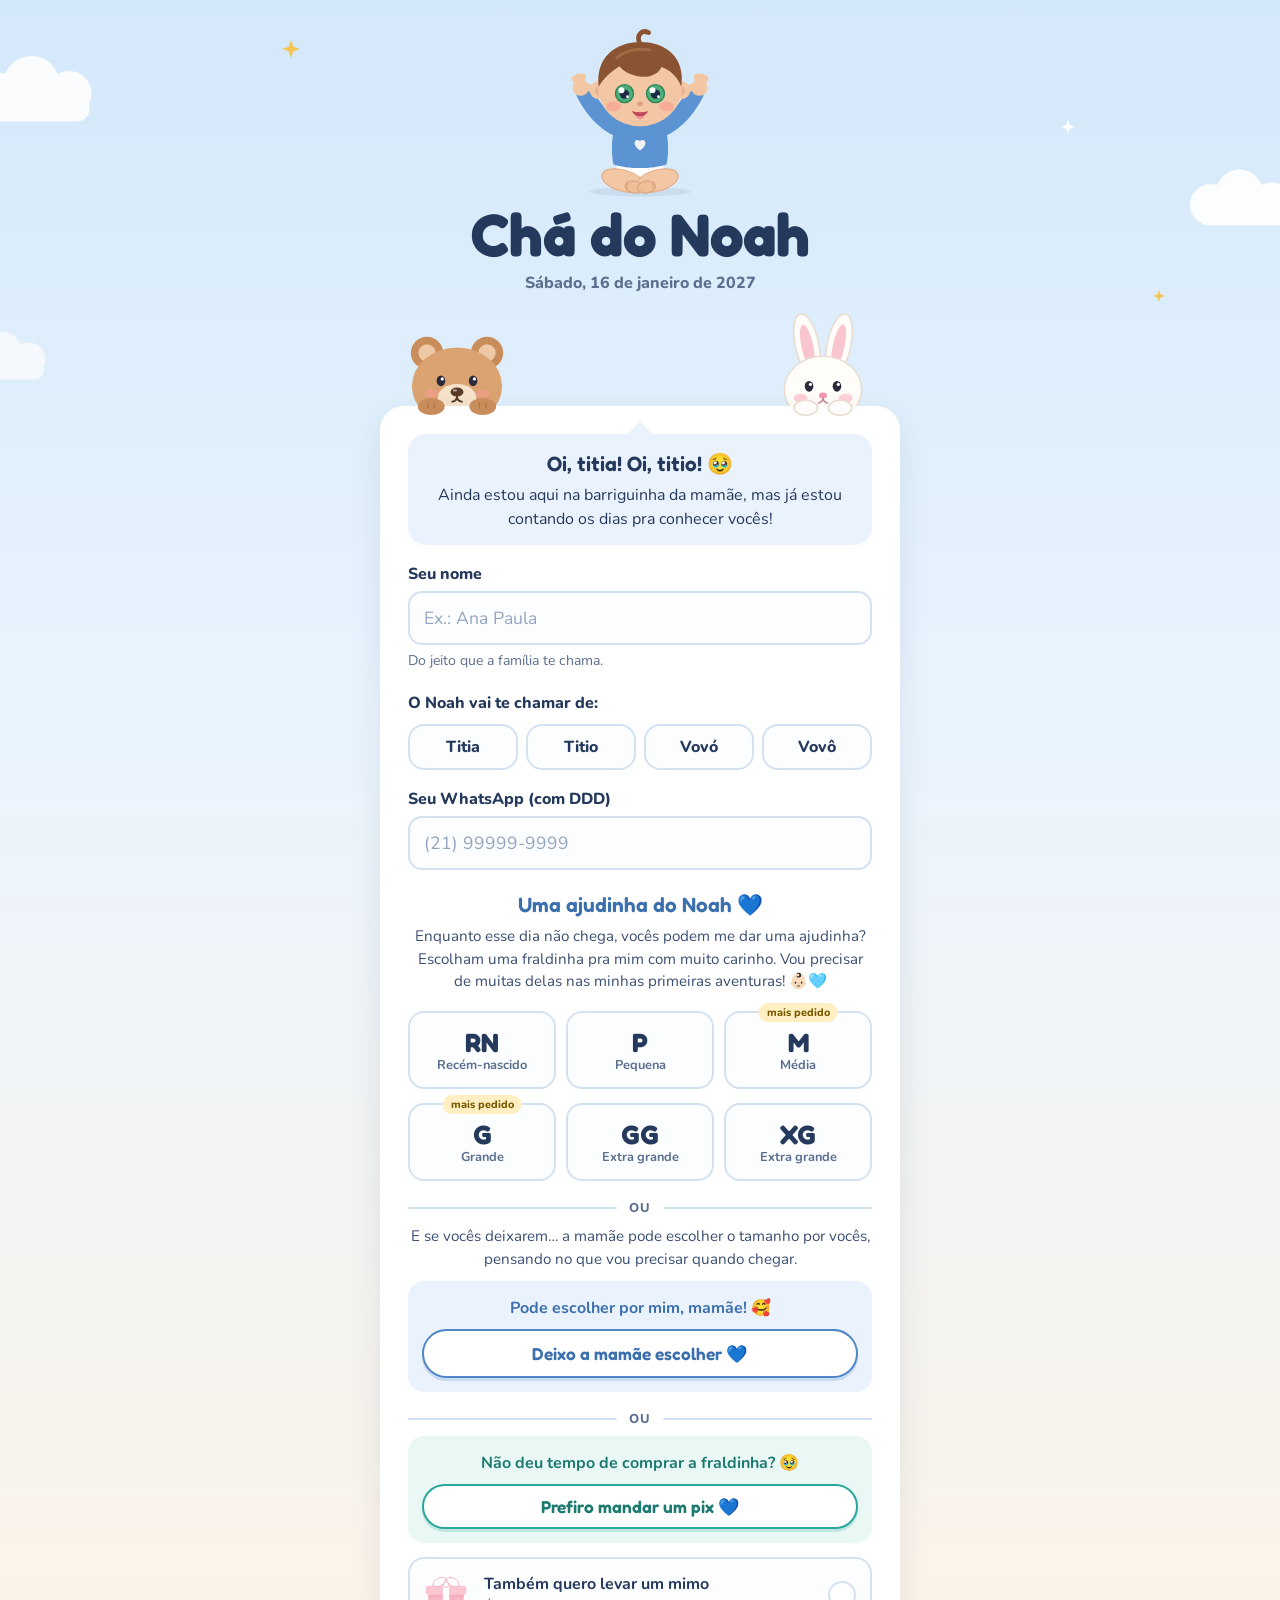
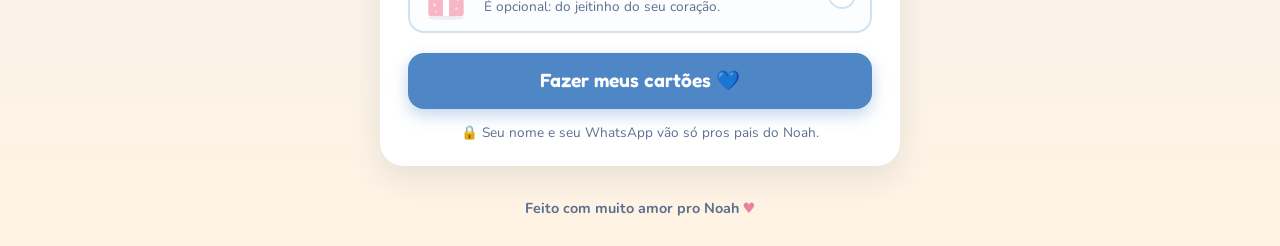
<file: index.html>
<!doctype html>
<html lang="pt-BR">
<head>
  <meta charset="utf-8">
  <meta name="viewport" content="width=device-width, initial-scale=1">
  <title>Chá do Noah</title>
  <meta name="description" content="Oi, titia! Oi, titio! Escolha uma fraldinha pro Noah e ganhe um recado dele só pra você.">
  <meta property="og:type" content="website">
  <meta property="og:title" content="Chá do Noah 💙">
  <meta property="og:description" content="Oi, titia! Oi, titio! Escolha uma fraldinha pro Noah e ganhe um recado dele só pra você.">
  <meta property="og:url" content="https://jm-dataanalytics.github.io/cha-do-noah/">
  <meta property="og:image" content="https://jm-dataanalytics.github.io/cha-do-noah/img/previa.png?v=9">
  <meta property="og:image:width" content="1200">
  <meta property="og:image:height" content="630">
  <meta name="theme-color" content="#D3E8FA">
  <link rel="icon" href="img/icone.svg" type="image/svg+xml">
  <link rel="icon" href="img/noah.ico" sizes="any">
  <link rel="apple-touch-icon" href="img/icone-180.png">
  <link rel="manifest" href="manifest.webmanifest?v=9">
  <link rel="preconnect" href="https://fonts.googleapis.com">
  <link rel="preconnect" href="https://fonts.gstatic.com" crossorigin>
  <link rel="stylesheet" href="https://fonts.googleapis.com/css2?family=Fredoka:wght@500;600;700&family=Nunito:wght@400;600;700;800&display=swap">
  <!-- o ?v= muda a cada versão: assim o navegador nunca mistura arquivo novo com velho -->
  <link rel="stylesheet" href="estilo.css?v=9">
</head>
<body>
  <div class="ceu" aria-hidden="true">
    <svg class="nuvem nuvem-1" viewBox="0 0 160 76"><circle cx="36" cy="46" r="26"/><circle cx="72" cy="32" r="30"/><circle cx="112" cy="42" r="24"/><rect x="30" y="44" width="104" height="28" rx="14"/></svg>
    <svg class="nuvem nuvem-2" viewBox="0 0 160 76"><circle cx="36" cy="46" r="26"/><circle cx="72" cy="32" r="30"/><circle cx="112" cy="42" r="24"/><rect x="30" y="44" width="104" height="28" rx="14"/></svg>
    <svg class="nuvem nuvem-3" viewBox="0 0 160 76"><circle cx="36" cy="46" r="26"/><circle cx="72" cy="32" r="30"/><circle cx="112" cy="42" r="24"/><rect x="30" y="44" width="104" height="28" rx="14"/></svg>
    <svg class="brilho brilho-1" viewBox="0 0 20 20"><path d="M10 0 L12.6 7.4 L20 10 L12.6 12.6 L10 20 L7.4 12.6 L0 10 L7.4 7.4 Z"/></svg>
    <svg class="brilho brilho-2" viewBox="0 0 20 20"><path d="M10 0 L12.6 7.4 L20 10 L12.6 12.6 L10 20 L7.4 12.6 L0 10 L7.4 7.4 Z"/></svg>
    <svg class="brilho brilho-3" viewBox="0 0 20 20"><path d="M10 0 L12.6 7.4 L20 10 L12.6 12.6 L10 20 L7.4 12.6 L0 10 L7.4 7.4 Z"/></svg>
  </div>

  <main class="pagina">
    <header class="topo">
      <div class="bebe" id="bebe"></div>
      <h1 id="titulo">Chá do Noah</h1>
      <p class="data" id="data"></p>
    </header>

    <div class="painel-espiado">
      <div class="espia espia-esquerda" data-bicho="urso" data-parte="cabeca" aria-hidden="true"></div>
      <div class="espia espia-direita" data-bicho="coelho" data-parte="cabeca" aria-hidden="true"></div>
      <section class="painel" aria-label="Pegar meus cartões">
        <div class="fala-do-noah">
          <p class="fala-oi" id="convite-oi"></p>
          <p id="convite-barriguinha"></p>
        </div>
        <form id="form" novalidate>
          <label class="rotulo" for="nome">Seu nome</label>
          <input id="nome" name="nome" type="text" autocomplete="name" maxlength="40" placeholder="Ex.: Ana Paula" required>
          <small class="dica-campo">Do jeito que a família te chama.</small>

          <fieldset class="escolha">
            <legend class="rotulo">O Noah vai te chamar de:</legend>
            <div class="chamados" id="chamados"></div>
            <p class="previa-oi" id="previa-oi" aria-live="polite"></p>
          </fieldset>

          <label class="rotulo" for="telefone">Seu WhatsApp (com DDD)</label>
          <input id="telefone" name="telefone" type="tel" inputmode="tel" autocomplete="tel" maxlength="20" placeholder="(21) 99999-9999" required>

          <fieldset class="escolha" id="escolha-fralda" tabindex="-1">
            <legend class="rotulo titulo-ajudinha" id="titulo-ajudinha">Uma ajudinha do Noah 💙</legend>
            <p class="fala" id="convite-ajudinha"></p>
            <div class="tamanhos" id="tamanhos"></div>
            <p class="ou" aria-hidden="true"><span>ou</span></p>
            <p class="fala fala-mamae" id="convite-mamae"></p>
            <label class="tamanho mamae-escolhe">
              <input type="radio" name="tamanho" value="*">
              <span class="chip">
                <span class="pedido-mamae" id="pedido-mamae"></span>
                <span class="botao-mamae" id="botao-mamae"></span>
              </span>
            </label>
            <p class="ou" aria-hidden="true"><span>ou</span></p>
            <label class="tamanho pix-escolhe">
              <input type="radio" name="tamanho" value="pix">
              <span class="chip">
                <span class="pedido-pix" id="pedido-pix"></span>
                <span class="botao-pix" id="botao-pix"></span>
              </span>
            </label>
            <div class="pix-detalhes" id="pix-detalhes" hidden>
              <p class="fala" id="pix-fala"></p>
              <div class="pix-caixa" data-pix></div>
            </div>
          </fieldset>

          <label class="mimo">
            <input type="checkbox" id="mimo">
            <span class="chip">
              <span class="mimo-presente" id="mimo-presente" aria-hidden="true"></span>
              <span class="mimo-textos"><strong id="mimo-convite">Também quero levar um mimo</strong><small id="mimo-explicacao"></small></span>
              <span class="mimo-marca" aria-hidden="true"></span>
            </span>
          </label>

          <p class="aviso" id="aviso" role="alert"></p>
          <button class="botao botao-principal" id="gerar" type="submit">Fazer meus cartões 💙</button>
        </form>
        <p class="privacidade" id="privacidade"></p>
      </section>
      <div class="espia espia-esquerda frente" data-bicho="urso" data-parte="patas" aria-hidden="true"></div>
      <div class="espia espia-direita frente" data-bicho="coelho" data-parte="patas" aria-hidden="true"></div>
    </div>

    <section class="resultado" id="resultado" hidden>
      <h2 id="resultado-titulo" aria-live="polite">Prontinho!</h2>
      <p class="fralda" id="resultado-fralda"></p>
      <figure class="cartao-principal">
        <img id="img-recado" alt="Cartão com o recado do Noah" width="1080" height="1620">
      </figure>
      <div class="acoes">
        <button class="botao botao-whatsapp" id="compartilhar" type="button">💚 Mandar os cartões pro WhatsApp</button>
        <p class="aviso aviso-suave" id="aviso-resultado" role="status"></p>
        <a class="botao botao-claro" id="baixar-recado" download>⬇️ Baixar o cartão</a>
      </div>
      <section class="pix-resultado" id="pix-resultado" hidden>
        <h3>O pix pro Noah 💙</h3>
        <div class="pix-caixa" data-pix></div>
        <button class="botao botao-pix-feito" id="pix-feito" type="button">Já fiz o pix 💙</button>
        <div class="aulinhas" id="aulinhas" hidden>
          <p class="fala" id="pix-obrigado"></p>
          <div class="aulinhas-lista" id="aulinhas-lista"></div>
          <button class="link" id="sorteia-aulinha" type="button">🎲 Tanto faz, sorteia pra mim!</button>
          <div class="aulinha-sorteada" id="aulinha-sorteada" aria-live="polite" hidden>
            <span class="aulinha-saiu" id="aulinha-saiu">Saiu pra você:</span>
            <strong class="aulinha-titulo" id="aulinha-titulo"></strong>
            <a class="botao botao-principal" id="aulinha-baixar" download>📄 Baixar a aulinha</a>
            <small class="aulinha-dica" id="aulinha-dica">Quer de outro assunto também? É só tocar nele aí em cima.</small>
          </div>
        </div>
      </section>
      <div class="lembrete-pequeno">
        <img id="img-lembrete" alt="Cartão do lembrete" width="1080" height="1350">
        <div class="lembrete-textos">
          <strong>Seu lembrete</strong>
          <span id="lembrete-resumo"></span>
          <a class="baixar" id="baixar-lembrete" download>⬇️ Baixar o lembrete</a>
        </div>
      </div>
      <p class="dica">No celular, também dá pra tocar e segurar no cartão pra salvar na galeria.</p>
      <button class="link" id="outra" type="button">Fazer pra outra pessoa</button>
    </section>
  </main>

  <footer class="rodape">Feito com muito amor pro Noah <span class="rodape-coracao">♥</span></footer>

  <script src="config.js?v=9"></script>
  <script src="nomes.js?v=9"></script>
  <script src="desenhos.js?v=9"></script>
  <script src="cartoes.js?v=9"></script>
  <script src="app.js?v=9"></script>
</body>
</html>
</file>
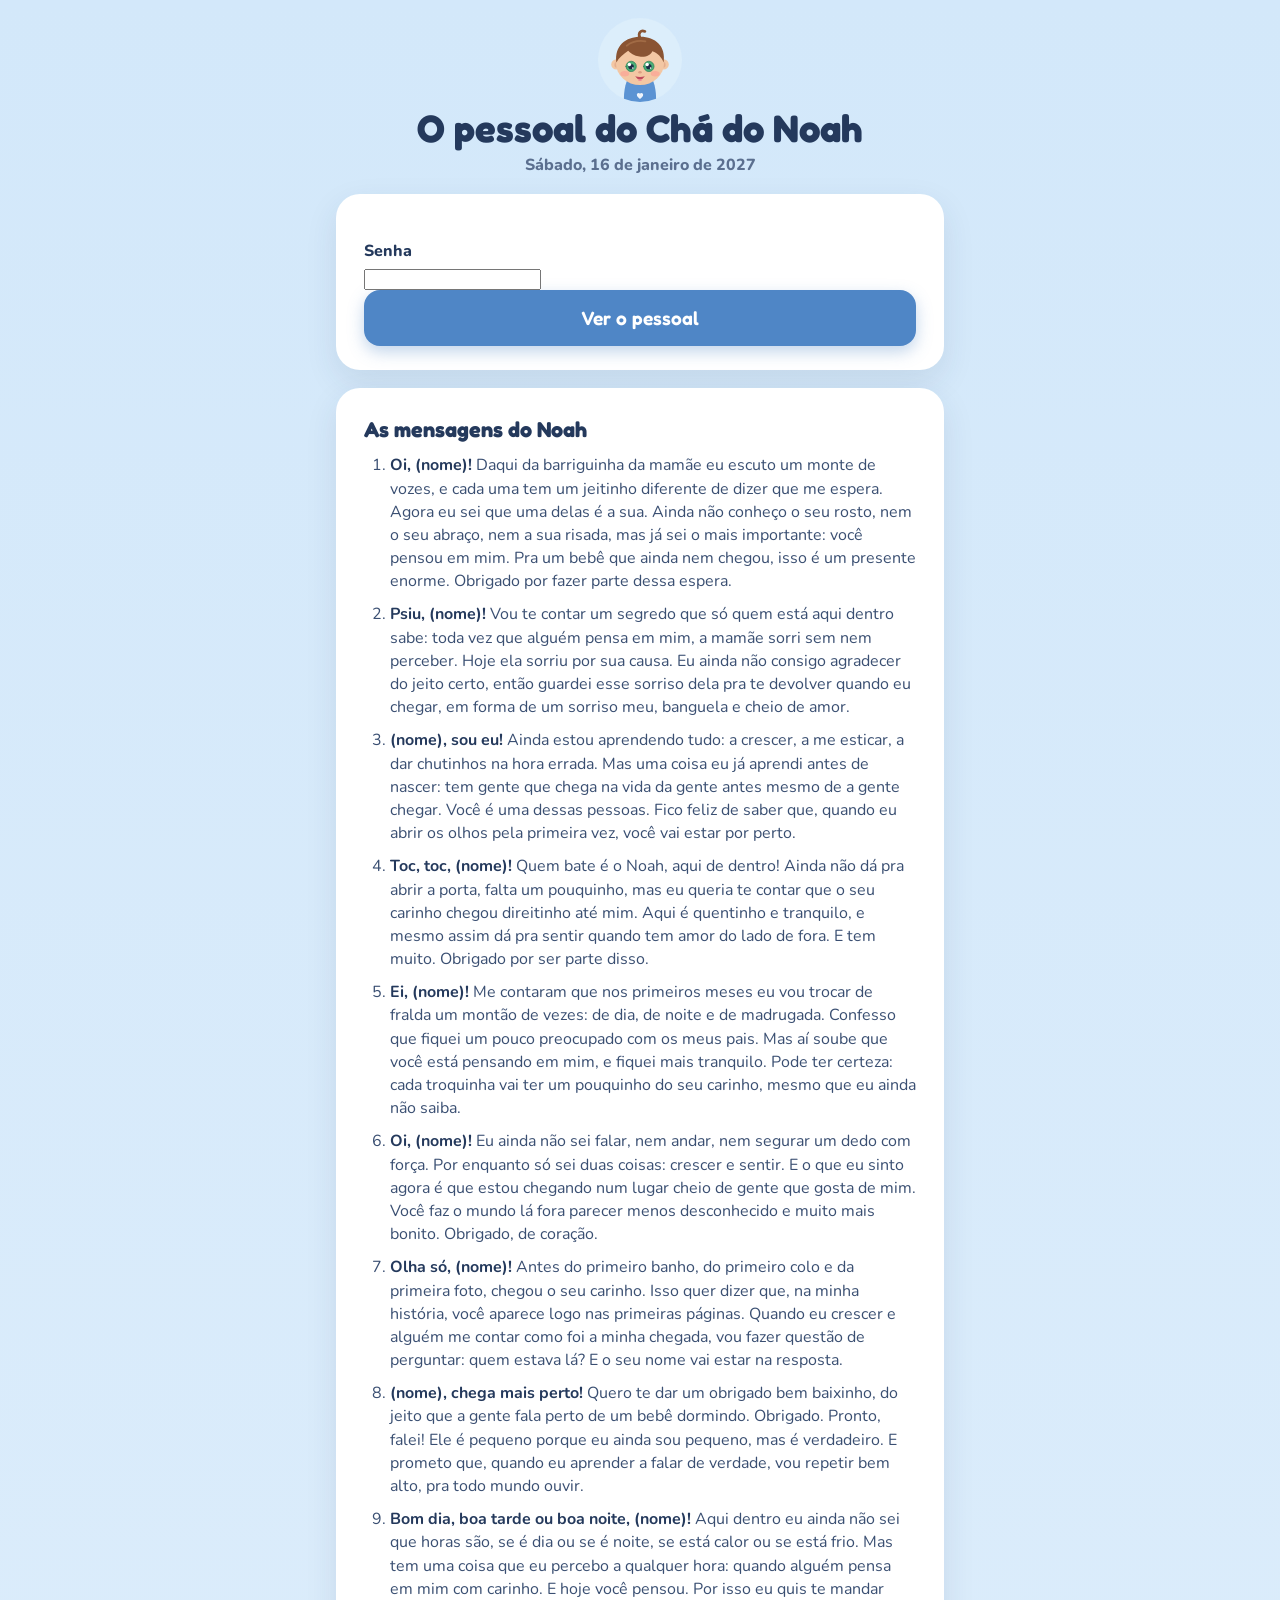
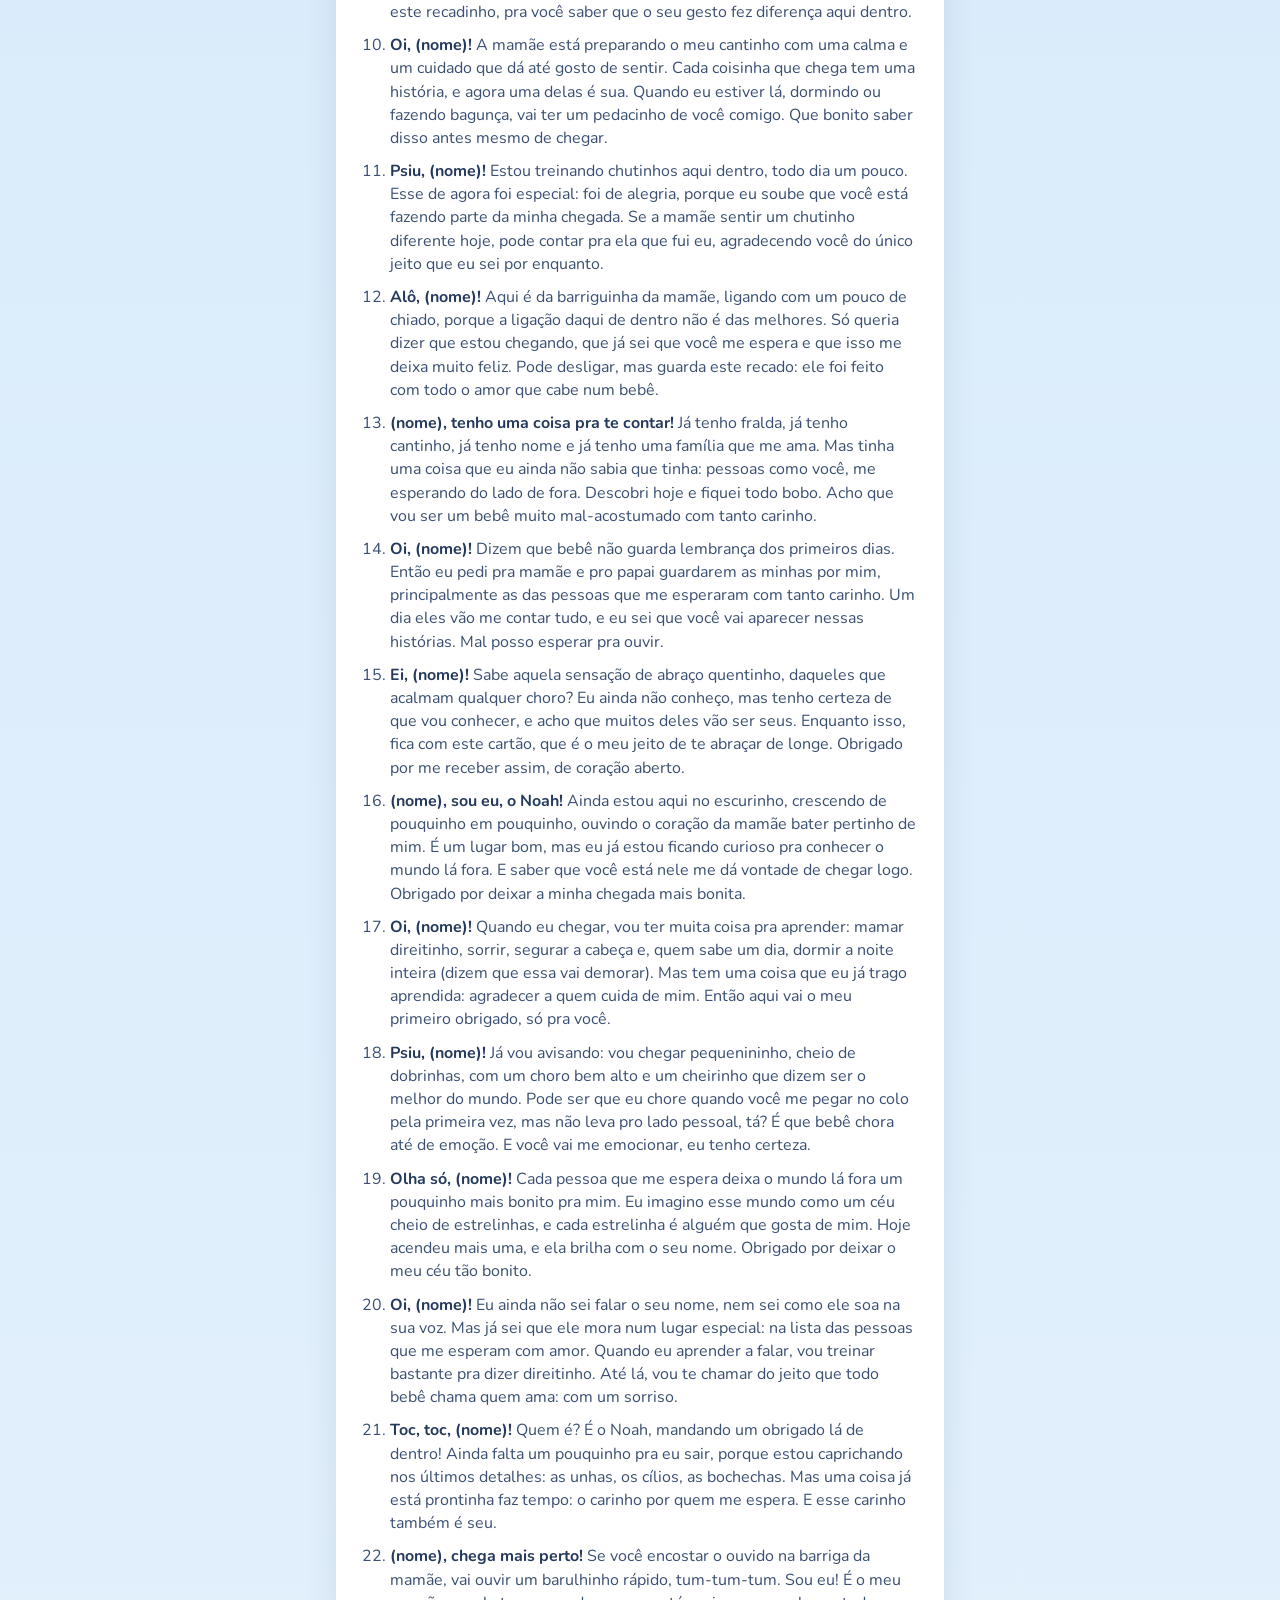
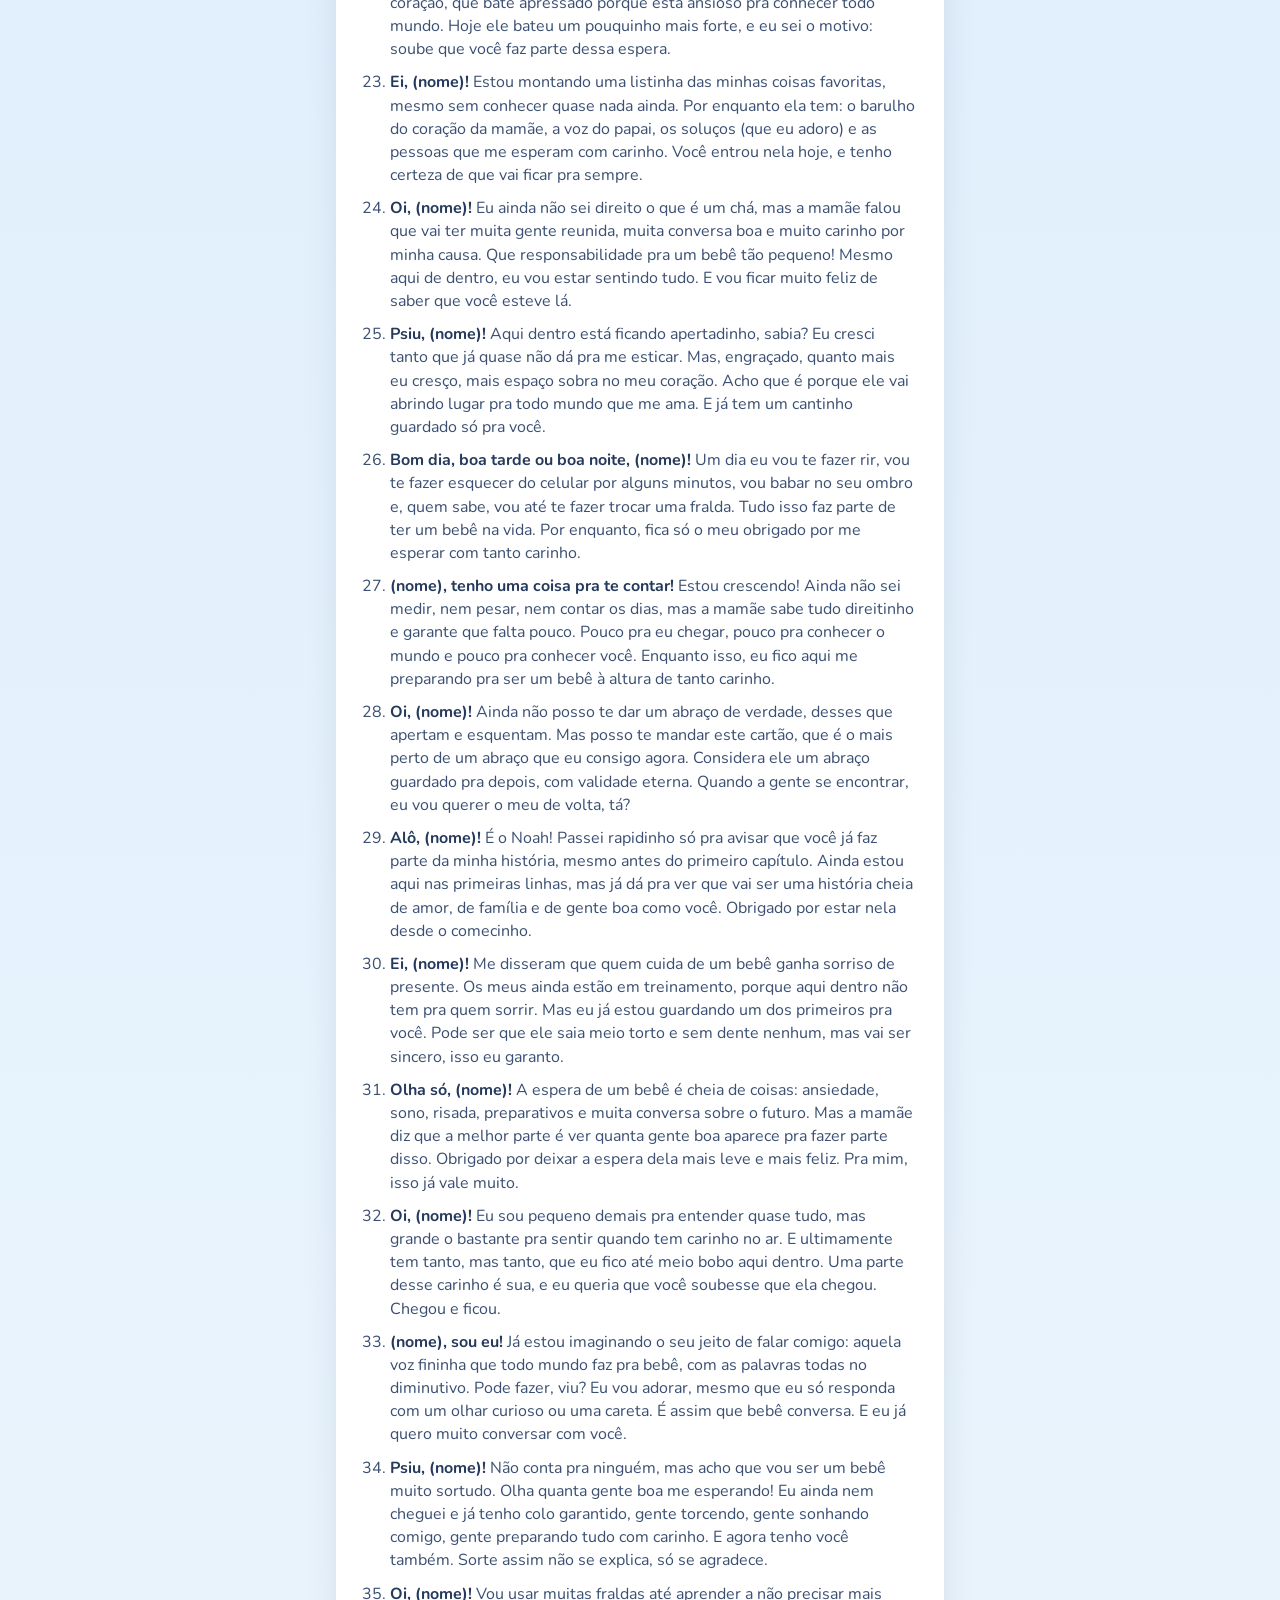
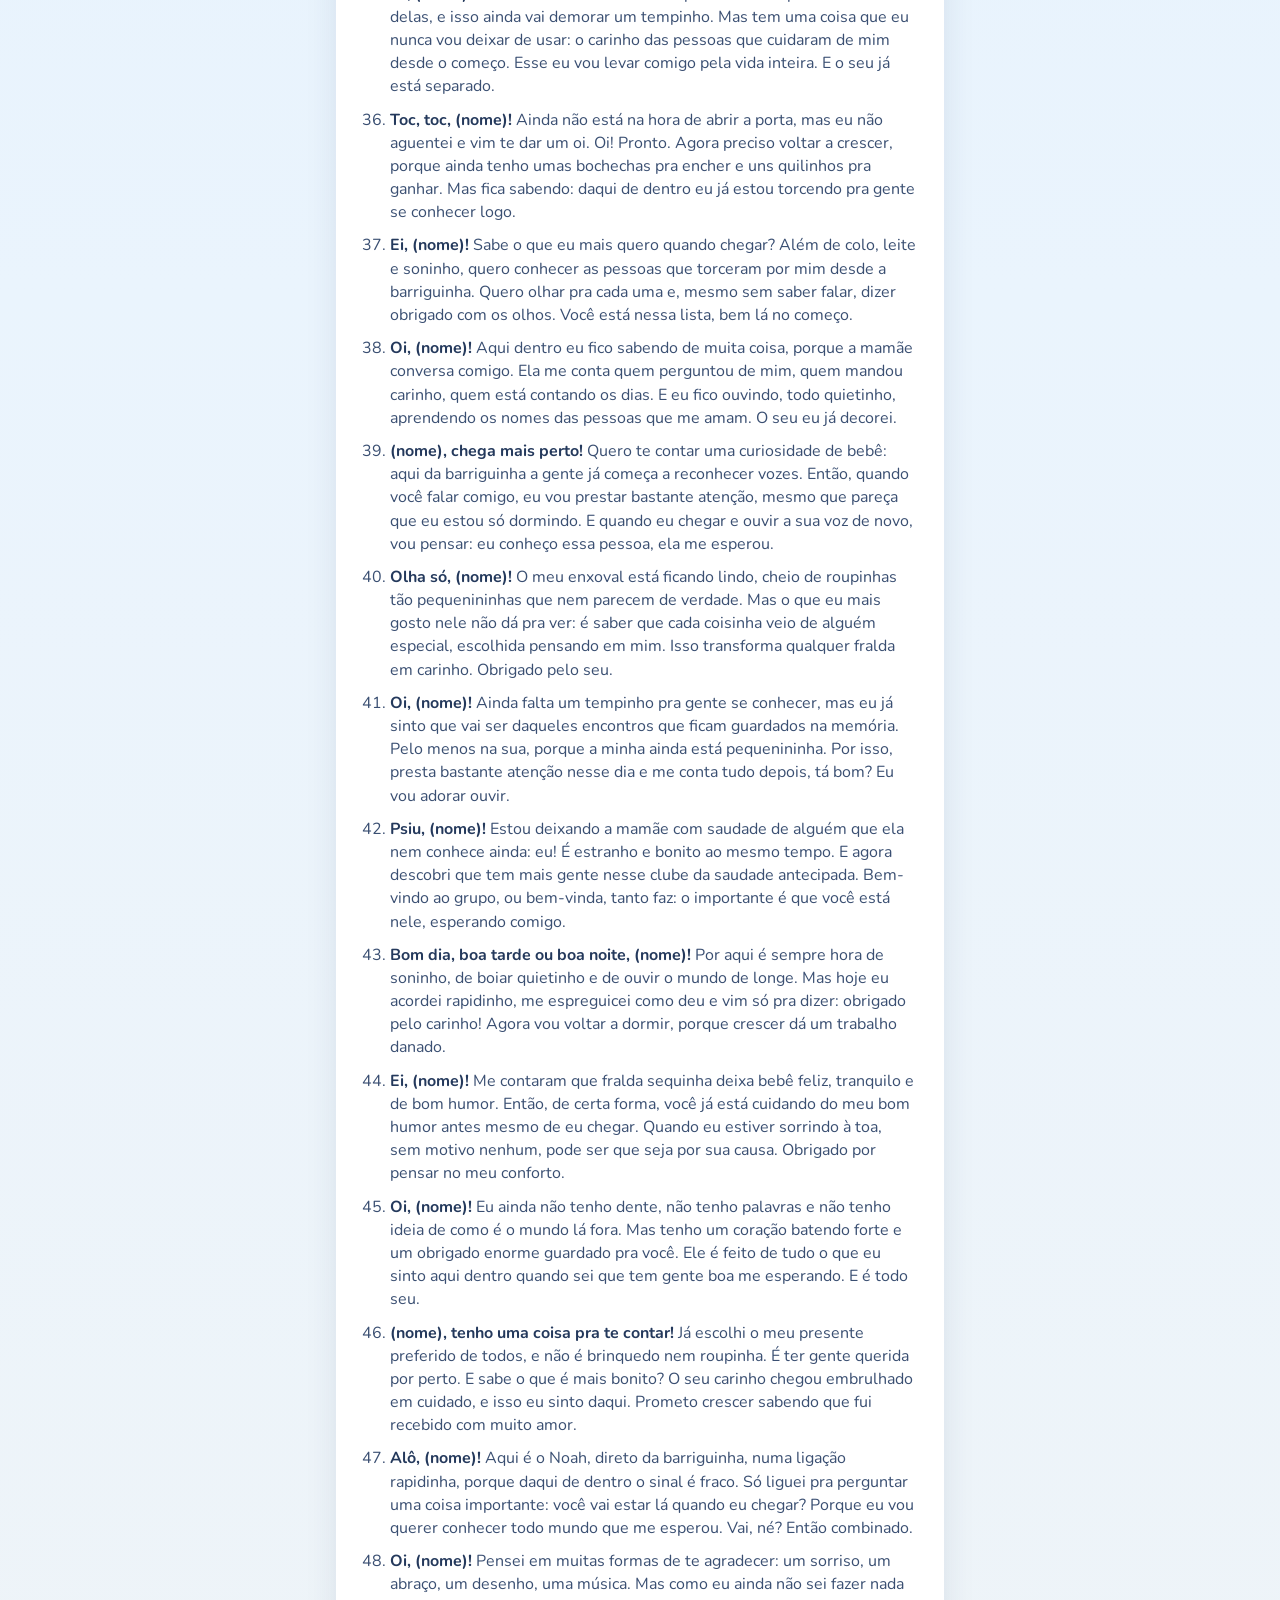
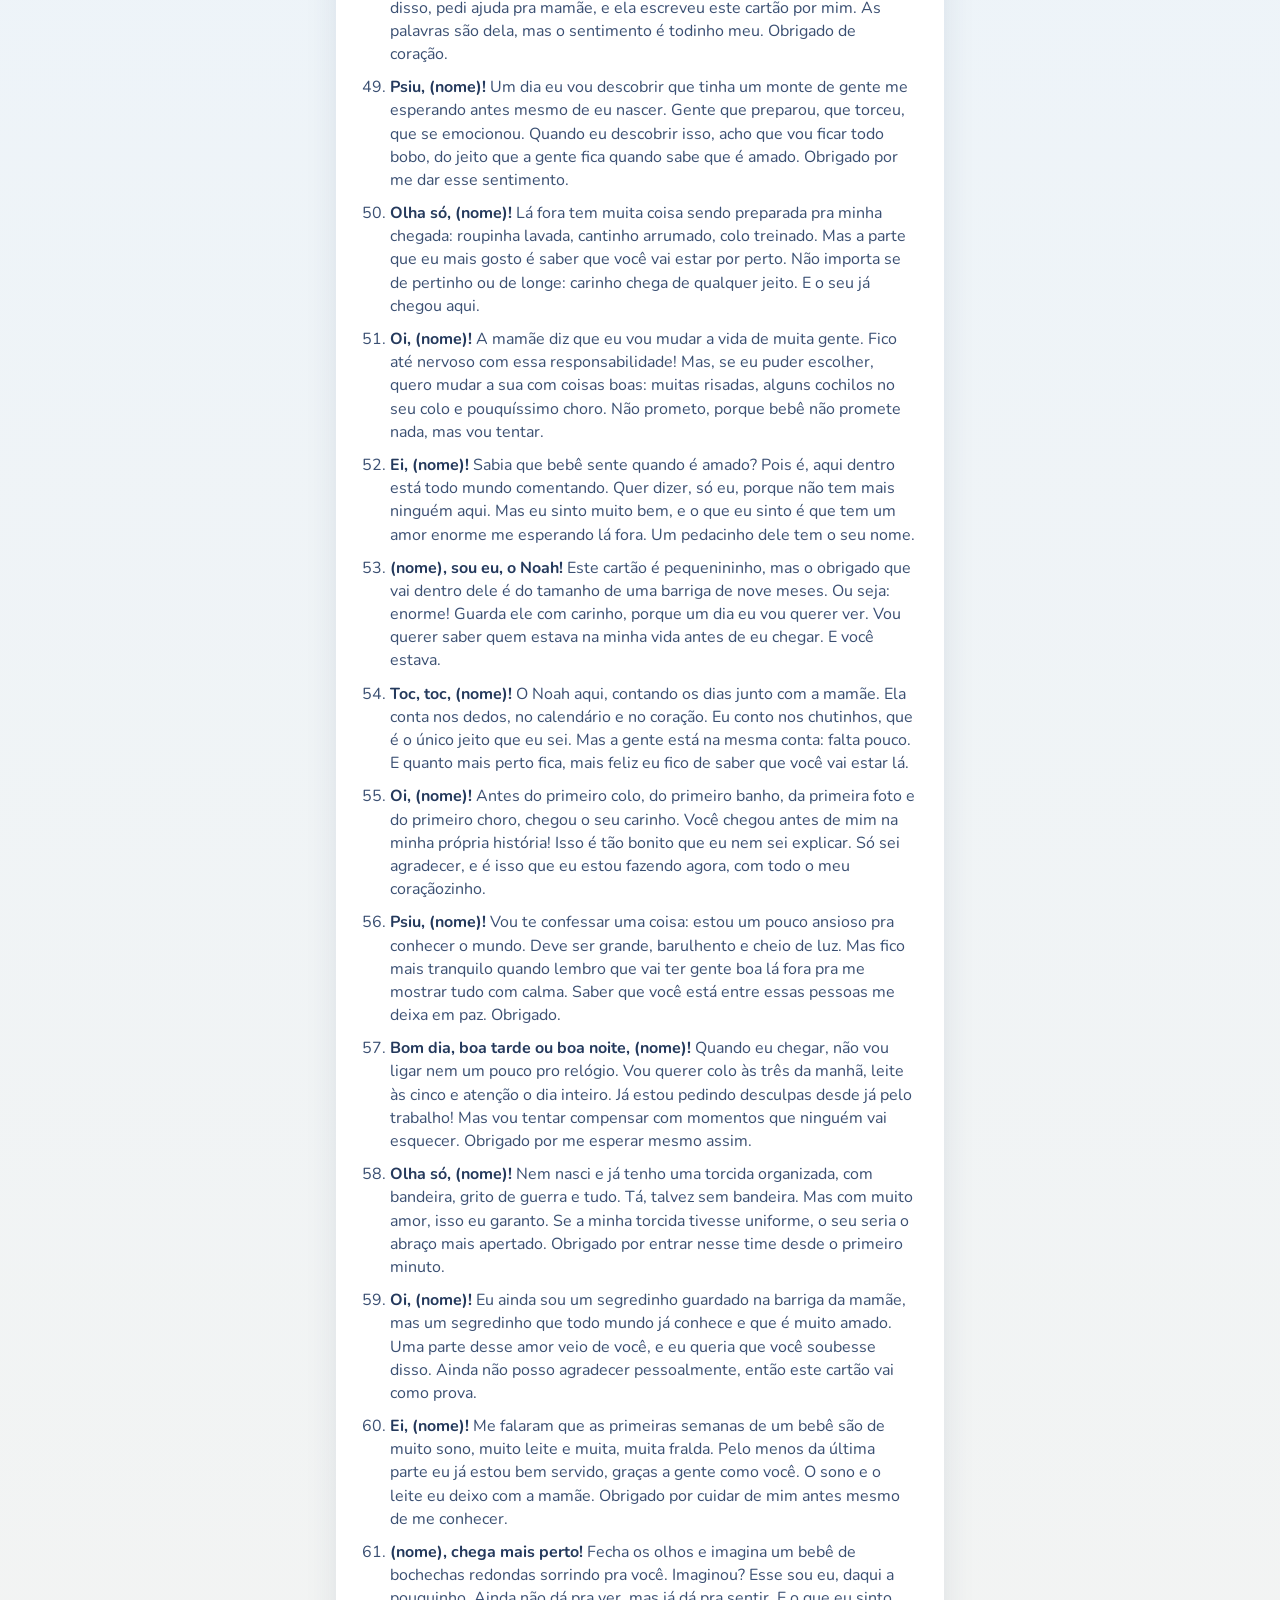
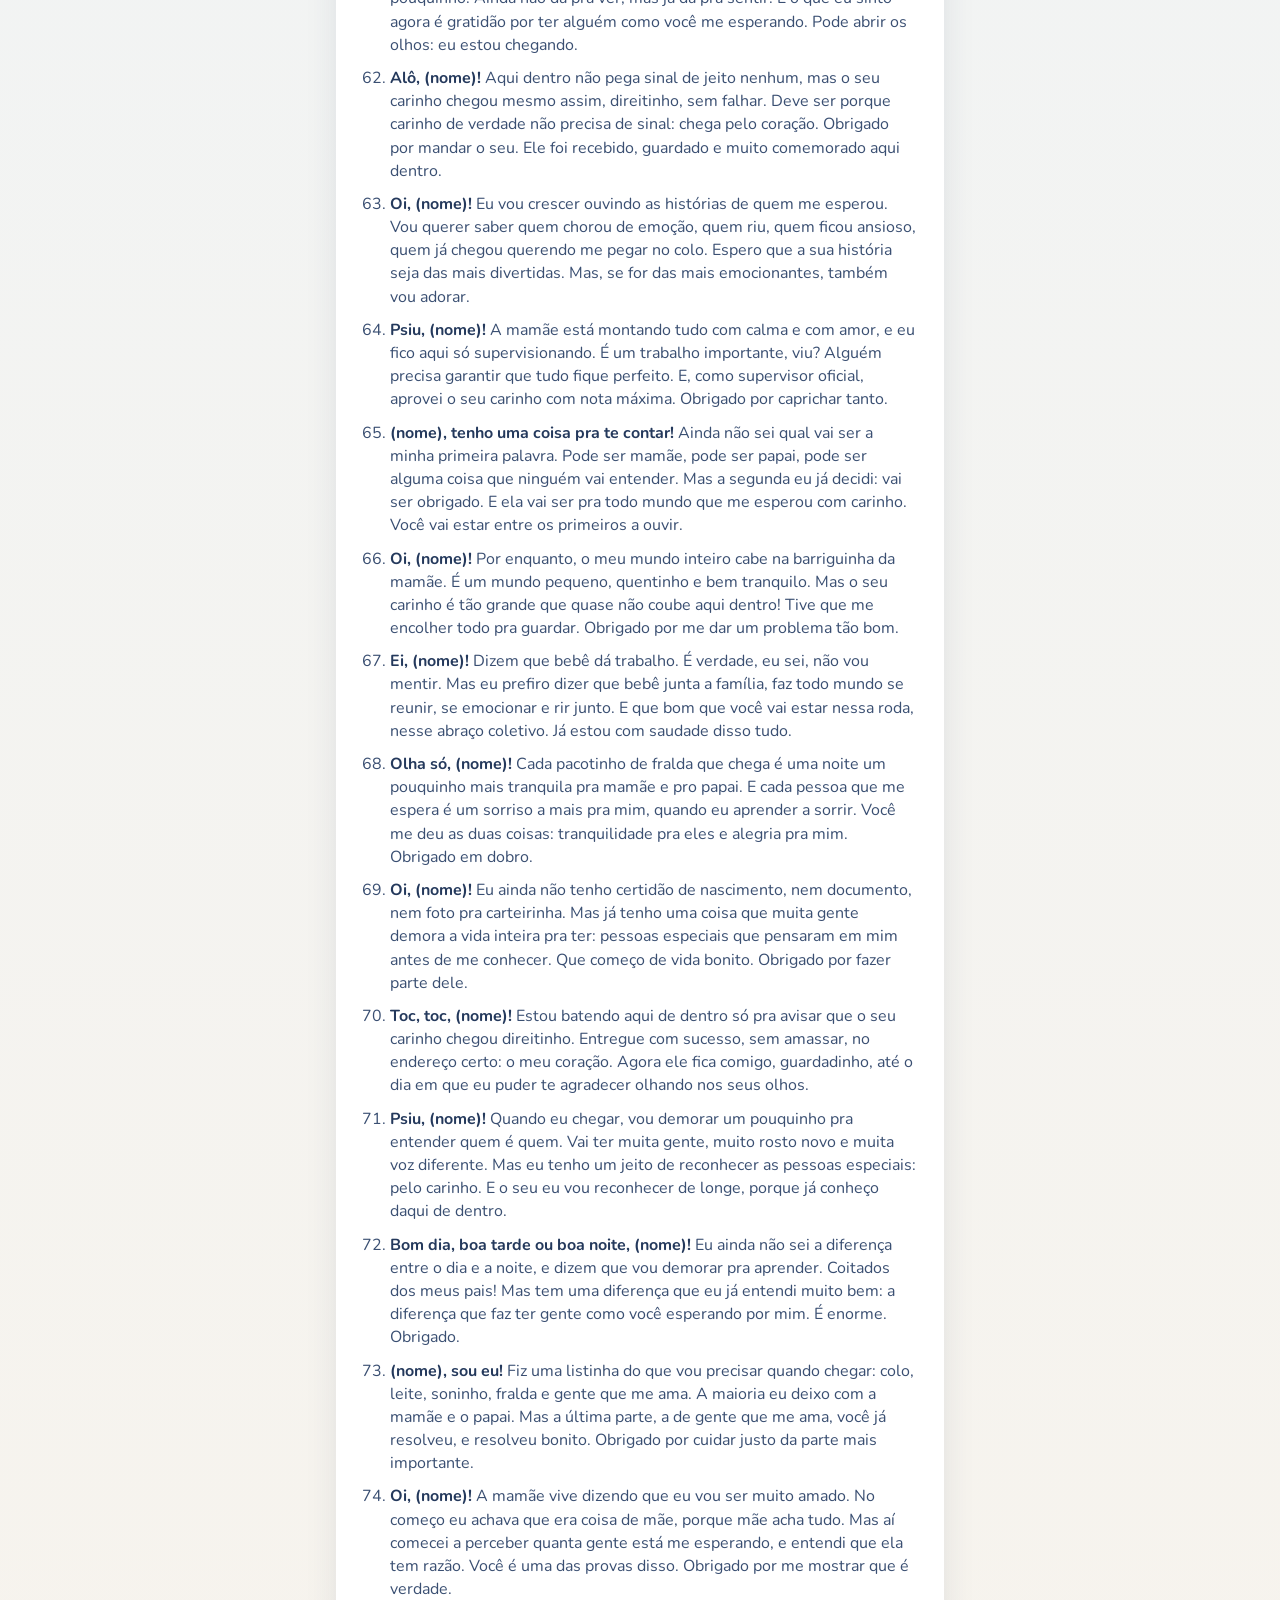
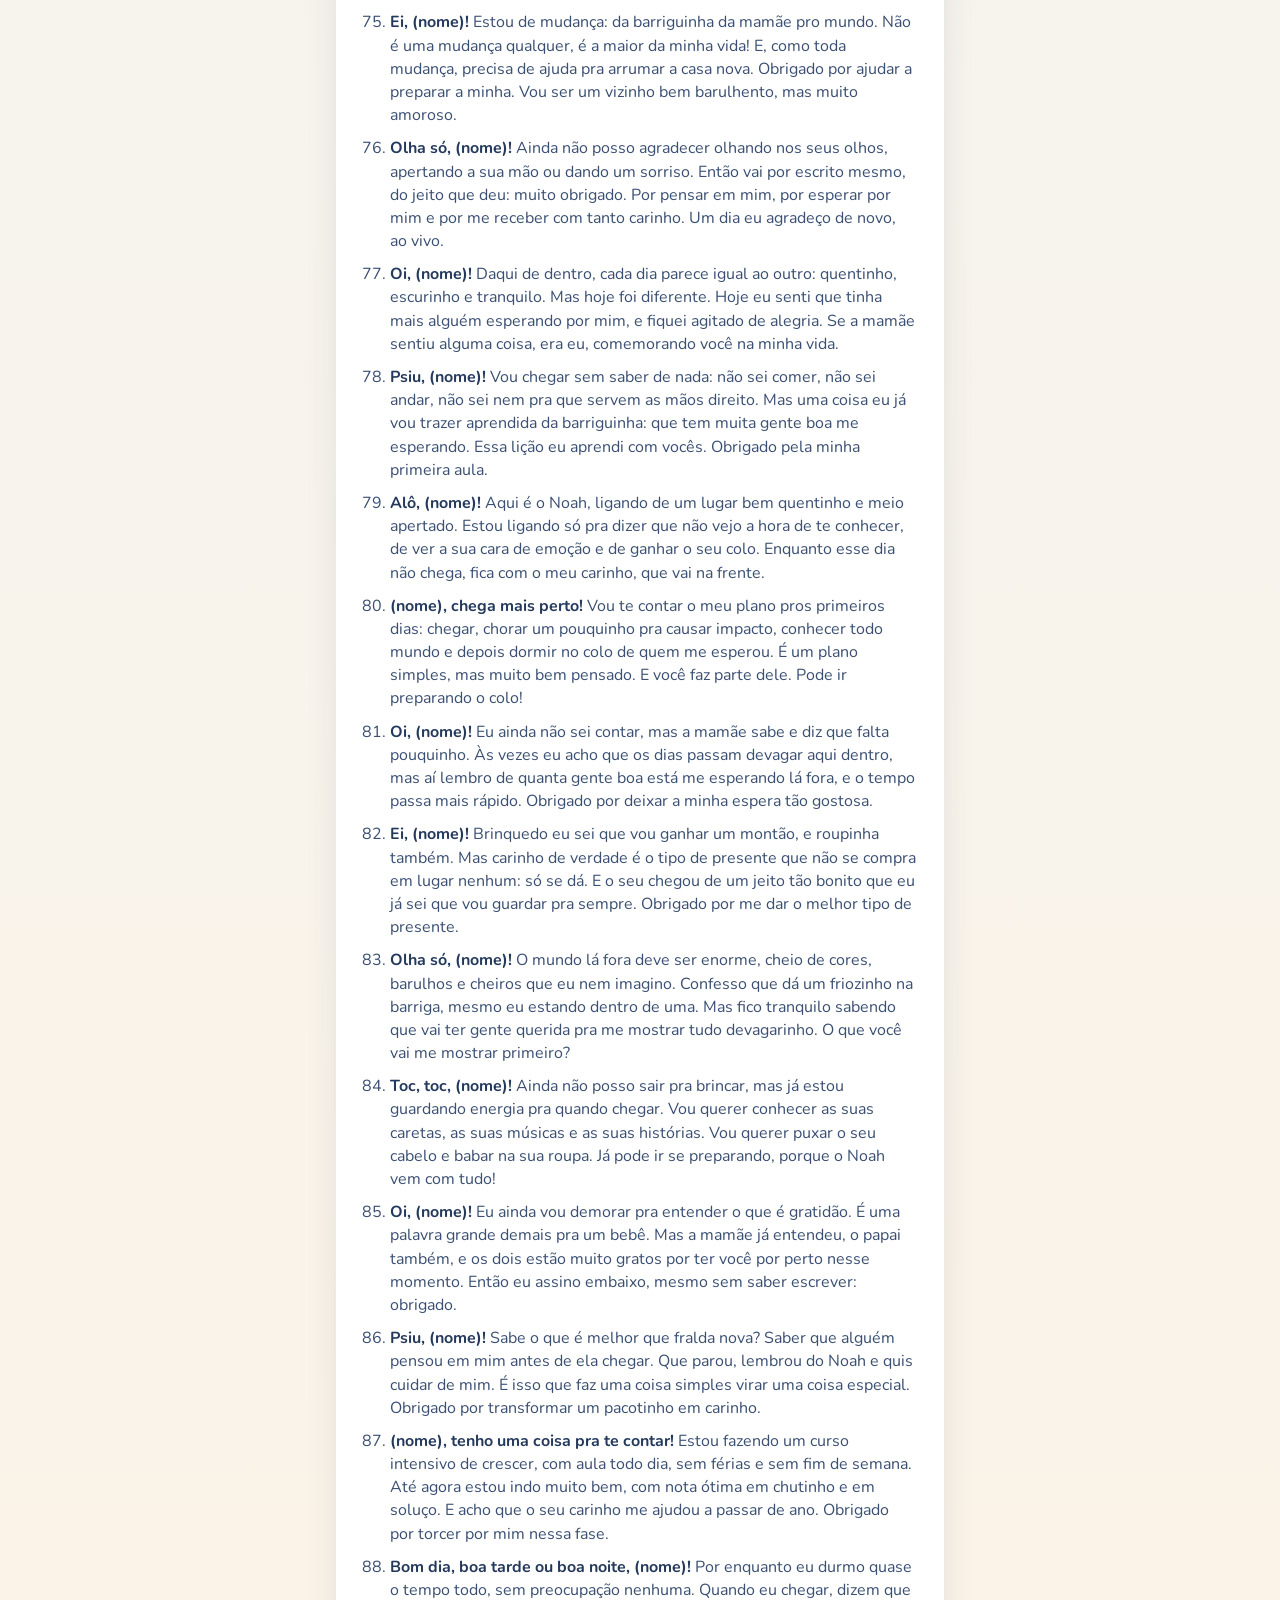
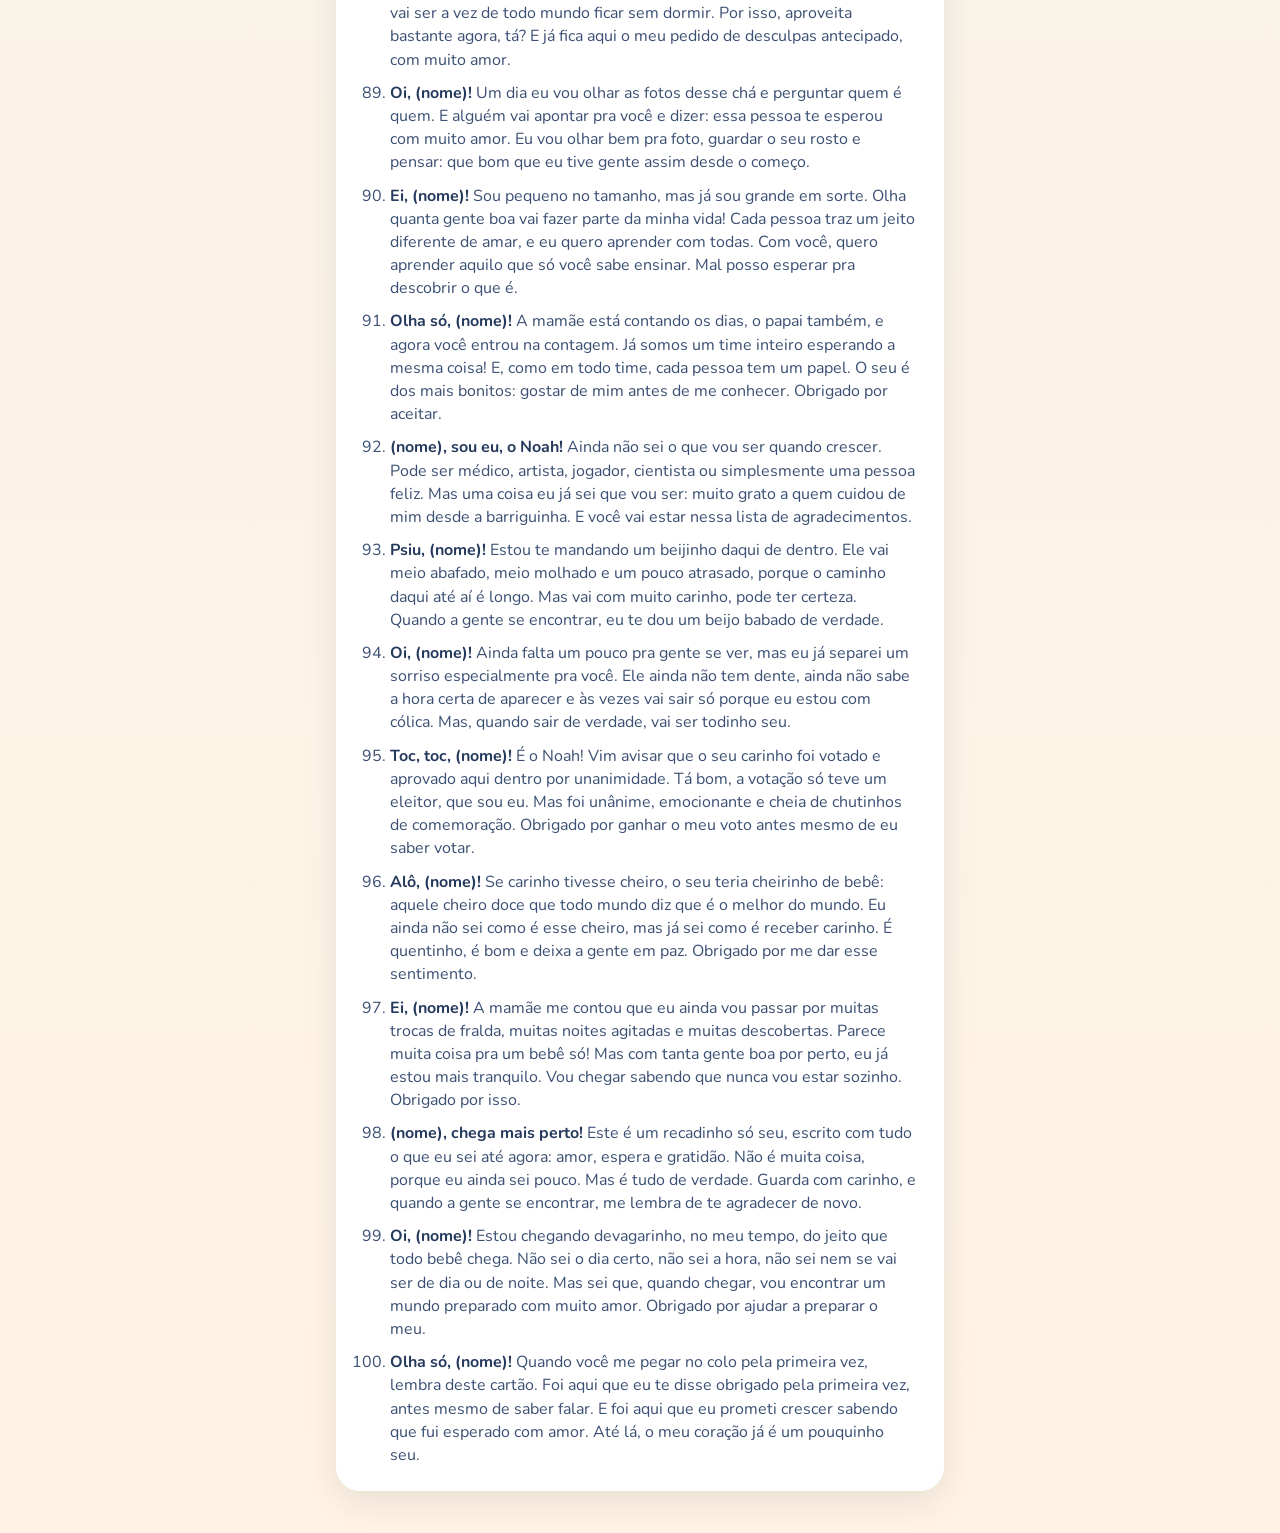
<file: pessoal.html>
<!doctype html>
<html lang="pt-BR">
<head>
  <meta charset="utf-8">
  <meta name="viewport" content="width=device-width, initial-scale=1">
  <meta name="robots" content="noindex, nofollow">
  <title>O pessoal do Chá do Noah</title>
  <link rel="icon" href="img/icone.svg" type="image/svg+xml">
  <link rel="preconnect" href="https://fonts.googleapis.com">
  <link rel="preconnect" href="https://fonts.gstatic.com" crossorigin>
  <link rel="stylesheet" href="https://fonts.googleapis.com/css2?family=Fredoka:wght@500;600;700&family=Nunito:wght@400;600;700;800&display=swap">
  <link rel="stylesheet" href="estilo.css?v=9">
  <style>
    .pagina-pessoal { max-width: 640px; }
    .topo-pessoal { text-align: center; margin-bottom: 18px; }
    .topo-pessoal .rostinho { width: 84px; margin: 0 auto 6px; }
    .topo-pessoal .rostinho svg { display: block; width: 100%; height: auto; }
    .topo-pessoal h1 { font-size: clamp(1.8rem, 8vw, 2.4rem); }
    .pagina-pessoal .painel { margin-bottom: 18px; }
    .pagina-pessoal h2 { margin: 0 0 12px; font-family: "Fredoka", "Nunito", sans-serif; font-size: 1.35rem; color: var(--azul-escuro); }
    .contagem { display: grid; gap: 10px; }
    .barra { display: grid; grid-template-columns: 44px minmax(0, 1fr) auto; align-items: center; gap: 10px; font-weight: 800; color: var(--azul-escuro); }
    .barra-fundo { height: 14px; background: var(--azul-marcado); border-radius: 999px; overflow: hidden; }
    .barra-cheia { height: 100%; background: var(--azul); border-radius: 999px; }
    .barra.completa .barra-cheia { background: #6cc08b; }
    .barra small { font-weight: 700; color: var(--suave); white-space: nowrap; }
    .total { margin: 14px 0 0; font-weight: 800; }
    .lista { display: grid; gap: 10px; margin: 0; padding: 0; list-style: none; }
    .pessoa { padding: 12px 14px; background: #fbfdff; border: 1px solid var(--borda); border-radius: 14px; }
    .pessoa strong { color: var(--azul-escuro); }
    .pessoa .detalhes { display: block; margin-top: 4px; font-size: 0.9rem; color: var(--suave); overflow-wrap: anywhere; }
    .vazio { margin: 0; color: var(--suave); }
    .mensagens { margin: 0; padding-left: 1.6em; display: grid; gap: 10px; }
    .mensagens li { line-height: 1.45; }
    .mensagens li b { color: var(--azul-escuro); }
    .mensagens .usada { display: block; font-size: 0.85rem; font-weight: 800; color: #3d9a63; }
    .botao-perigo { color: #fff; background: #c2453a; box-shadow: none; }
    .botao-perigo:hover { background: #a63a31; }
    .ok { margin: 12px 0 0; font-weight: 800; color: #3d9a63; }
    .ok:empty { display: none; }
    .nota-completa { margin: 12px 0 0; padding: 12px 14px; font-weight: 700; color: var(--azul-escuro); background: var(--azul-marcado); border-radius: 14px; }
    .pessoa .numero { color: var(--suave); font-weight: 800; }
    .pessoa .sem-fralda { color: #3d9a63; font-weight: 800; }
    .pessoa .detalhes span { white-space: nowrap; }
    .painel .fala:last-child { margin-bottom: 0; }
    .painel .botao + .fala, .painel .fala + .botao { margin-top: 12px; }
    .dica-pequena { margin: 10px 0 0; font-size: 0.85rem; color: var(--suave); }
  </style>
</head>
<body>
  <main class="pagina pagina-pessoal">
    <header class="topo-pessoal">
      <div class="rostinho" id="rostinho"></div>
      <h1>O pessoal do Chá do Noah</h1>
      <p class="data" id="data"></p>
    </header>

    <section class="painel" id="entrar">
      <p class="vazio" id="sem-planilha" hidden>A planilha ainda não está ligada. Quando estiver, aqui aparece quem preencheu, a contagem das fraldas e o botão de limpar.</p>
      <form id="form-pin">
        <label class="rotulo" for="pin">Senha</label>
        <input id="pin" type="password" inputmode="numeric" autocomplete="current-password">
        <p class="aviso" id="aviso-pin" role="alert"></p>
        <button class="botao botao-principal" type="submit">Ver o pessoal</button>
      </form>
    </section>

    <div id="painel-pessoal" hidden>
      <section class="painel">
        <h2>Fraldas</h2>
        <div class="contagem" id="contagem"></div>
        <p class="total" id="total"></p>
        <p class="nota-completa" id="nota-completa" hidden>A lista completou 💙 Quem preencher agora ganha os cartões do mesmo jeito e não precisa trazer fralda.</p>
      </section>
      <section class="painel">
        <h2>A lista em Excel</h2>
        <p class="fala">Nome, WhatsApp, fralda, mimo e uma coluna pra marcar quem chegou. Já sai pronta pra imprimir.</p>
        <button class="botao botao-claro" id="baixar-excel" type="button">📥 Baixar a lista em Excel</button>
        <p class="aviso" id="aviso-excel" role="status"></p>
      </section>
      <section class="painel">
        <h2>🎉 O sorteio da festa</h2>
        <p class="fala">Só pro dia do chá: não aparece no site nem nos cartões. Cada pessoa da lista entra com a mesma chance, e quem ganha fica com a metade da chance de quem ainda não ganhou.</p>
        <a class="botao botao-principal" href="sorteio.html">Abrir o sorteio</a>
        <p class="dica-pequena">O resultado fica guardado no aparelho onde o sorteio rodou e entra no Excel baixado nele.</p>
      </section>
      <section class="painel" id="zerar">
        <h2>🧹 Zerar a lista</h2>
        <p class="fala">Pode usar sempre que quiser testar: quem preencheu vai pra aba "Arquivo" da planilha (nada se perde), e as fraldas e as mensagens começam do zero. Antes de mandar o link de verdade, zere uma última vez.</p>
        <button class="botao botao-perigo" id="limpar" type="button">🧹 Limpar o pessoal</button>
        <p class="ok" id="aviso-limpar" role="status"></p>
      </section>
      <section class="painel">
        <h2>Quem já preencheu</h2>
        <ul class="lista" id="lista"></ul>
      </section>
    </div>

    <section class="painel">
      <h2>As mensagens do Noah</h2>
      <ol class="mensagens" id="mensagens"></ol>
    </section>

  </main>

  <script src="config.js?v=9"></script>
  <script src="desenhos.js?v=9"></script>
  <script src="lista-excel.js?v=9"></script>
  <script src="pessoal.js?v=9"></script>
</body>
</html>
</file>
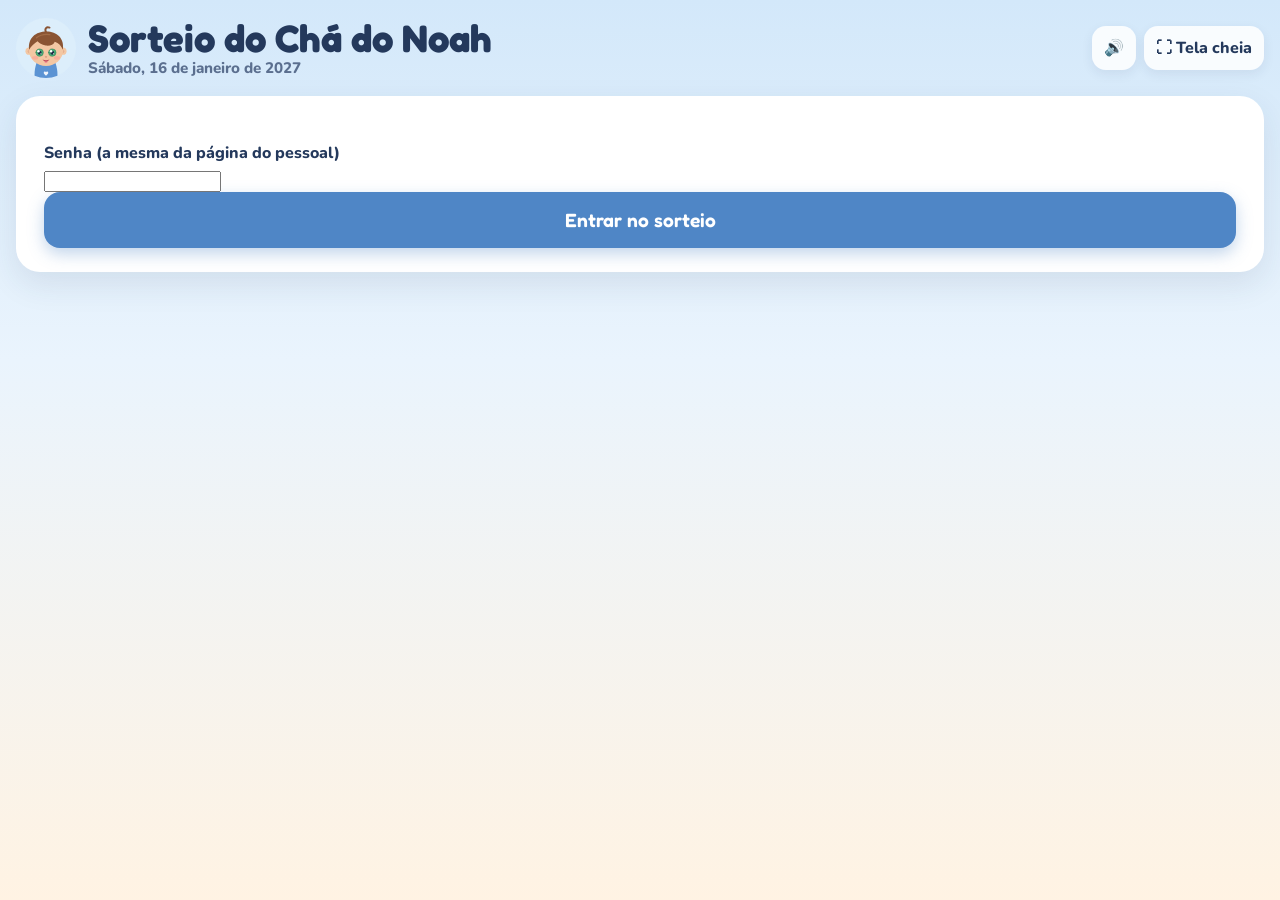
<file: sorteio.html>
<!doctype html>
<html lang="pt-BR">
<head>
  <meta charset="utf-8">
  <meta name="viewport" content="width=device-width, initial-scale=1">
  <meta name="robots" content="noindex, nofollow">
  <title>Sorteio do Chá do Noah</title>
  <link rel="icon" href="img/icone.svg" type="image/svg+xml">
  <link rel="preconnect" href="https://fonts.googleapis.com">
  <link rel="preconnect" href="https://fonts.gstatic.com" crossorigin>
  <link rel="stylesheet" href="https://fonts.googleapis.com/css2?family=Fredoka:wght@500;600;700&family=Nunito:wght@400;600;700;800&display=swap">
  <link rel="stylesheet" href="estilo.css?v=9">
  <style>
    .pagina-sorteio { max-width: 1320px; }
    .topo-sorteio { display: flex; align-items: center; gap: 12px; margin: 0 0 18px; }
    .topo-sorteio .rostinho { flex: none; width: 60px; }
    .topo-sorteio .rostinho svg { display: block; width: 100%; height: auto; }
    .topo-sorteio h1 { margin: 0; font-size: clamp(1.45rem, 5.6vw, 2.4rem); text-wrap: balance; }
    .topo-sorteio .data { font-size: 0.95rem; }
    .botoes-topo { display: flex; gap: 8px; margin-left: auto; }
    .botao-icone {
      flex: none; min-width: 44px; min-height: 44px; padding: 8px 12px; border: 0; border-radius: 14px;
      font: inherit; font-weight: 800; color: var(--azul-escuro); background: rgba(255, 255, 255, 0.85);
      box-shadow: 0 4px 12px rgba(36, 57, 92, 0.08); cursor: pointer;
    }
    .botao-icone:focus-visible { outline: 3px solid var(--azul-escuro); outline-offset: 2px; }
    .so-pc { display: none; }

    .pagina-sorteio h2 { margin: 0 0 10px; font-family: "Fredoka", "Nunito", sans-serif; font-size: 1.35rem; color: var(--azul-escuro); }
    .mesa { display: grid; gap: 18px; }
    .coluna { display: grid; gap: 18px; align-content: start; min-width: 0; }

    /* o palco: onde o nome aparece */
    .palco { text-align: center; overflow: hidden; }
    .premio-atual { min-height: 1.6em; margin: 0 0 8px; font-weight: 800; font-size: 1.1rem; color: var(--rosa-forte); }
    .sorteado {
      display: grid; place-items: center; align-content: center; gap: 6px; min-height: 210px; padding: 18px 12px;
      background: linear-gradient(180deg, #eaf3fd 0%, #f6faff 100%); border-radius: 22px;
      transition: background-color 0.3s;
    }
    .sorteado-numero {
      padding: 3px 12px; font-weight: 800; font-size: 0.95rem; color: var(--azul-forte);
      background: #fff; border-radius: 999px;
    }
    .sorteado-numero:empty { display: none; }
    .sorteado-nome {
      max-width: 100%; font-family: "Fredoka", "Nunito", sans-serif; font-weight: 700;
      font-size: clamp(2rem, 8.5vw, 4.4rem); line-height: 1.05; color: var(--azul-escuro); overflow-wrap: anywhere;
    }
    .sorteado-detalhe { font-weight: 700; line-height: 1.45; color: var(--suave); white-space: pre-line; }
    .sorteado-detalhe:empty { display: none; }
    .palco.girando .sorteado-nome { color: var(--azul); }
    .palco.revelado .sorteado { background: linear-gradient(180deg, #fff1f5 0%, #fff8e6 100%); }
    .palco.revelado .sorteado-nome { animation: estourar 0.7s cubic-bezier(0.2, 0.9, 0.3, 1.4) both; }
    @keyframes estourar {
      0% { transform: scale(0.6); opacity: 0; }
      100% { transform: scale(1); opacity: 1; }
    }
    .sortear { display: grid; gap: 10px; margin-top: 16px; text-align: left; }
    .sortear .rotulo { margin: 0; }
    .botao-sortear { font-size: 1.45rem; min-height: 64px; }
    .botao:disabled { opacity: 0.6; cursor: wait; }
    .palco .link { margin-top: 8px; }

    /* a chance de cada um */
    .explicacao { margin: 0 0 14px; line-height: 1.5; }
    .explicacao b { color: var(--azul-escuro); }
    .chances { display: grid; grid-template-columns: repeat(2, minmax(0, 1fr)); gap: 8px; margin: 0; padding: 0; list-style: none; }
    .chance { display: flex; }
    .chance button {
      display: grid; grid-template-columns: auto minmax(0, 1fr); align-content: space-between; gap: 6px 6px;
      width: 100%; min-height: 60px; padding: 8px 10px; font: inherit; text-align: left; color: var(--texto);
      background: #fbfdff; border: 2px solid var(--borda); border-radius: 14px; cursor: pointer;
      transition: background-color 0.12s, border-color 0.12s, transform 0.12s, opacity 0.2s;
    }
    .chance button:focus-visible { outline: 3px solid var(--azul-escuro); outline-offset: 2px; }
    .chance-num { font-weight: 800; font-size: 0.8rem; line-height: 1.45; color: var(--suave); }
    /* o nome inteiro, em até 2 linhas */
    .chance-nome {
      display: -webkit-box; overflow: hidden; -webkit-box-orient: vertical; -webkit-line-clamp: 2;
      font-weight: 800; font-size: 0.92rem; line-height: 1.25; color: var(--azul-escuro); overflow-wrap: anywhere;
    }
    .chance-rodape { grid-column: 1 / -1; display: flex; align-items: center; gap: 8px; }
    .chance-pct { flex: none; min-width: 3.4em; font-weight: 800; font-size: 0.85rem; text-align: right; color: var(--azul-forte); font-variant-numeric: tabular-nums; }
    .chance-barra { flex: 1; height: 6px; background: var(--azul-marcado); border-radius: 999px; overflow: hidden; }
    .chance-barra i { display: block; height: 100%; background: var(--azul); border-radius: 999px; transition: width 0.9s cubic-bezier(0.3, 0.8, 0.3, 1); }
    .chance.ganhou button { background: var(--rosa-claro); border-color: var(--rosa-borda); }
    .chance.ganhou .chance-barra i { background: var(--rosa); }
    .chance.ganhou .chance-pct { color: var(--rosa-forte); }
    .chance.fora button { background: #f3f6fa; border-style: dashed; opacity: 0.55; }
    .chance.fora .chance-pct { color: var(--suave); }
    .chance.luz button { background: #fff6d6; border-color: #f5c451; transform: scale(1.04); }
    .chance.vencedor button { background: #fff6d6; border-color: #f5c451; box-shadow: 0 0 0 4px rgba(245, 196, 81, 0.35); }
    .dica-sorteio { margin: 12px 0 0; font-size: 0.88rem; color: var(--suave); }
    .extra { display: grid; grid-template-columns: minmax(0, 1fr); gap: 8px; margin-top: 14px; }
    .extra .botao { min-height: 50px; font-size: 1.05rem; }

    /* quem já ganhou */
    .ganhadores { display: grid; gap: 8px; margin: 0; padding-left: 1.7em; }
    .ganhadores li { line-height: 1.4; }
    .ganhadores li::marker { font-weight: 800; color: var(--suave); }
    .ganhadores b { color: var(--azul-escuro); }
    .ganhadores .premio { color: var(--rosa-forte); font-weight: 800; }
    .ganhadores .vazio { margin-left: -1.7em; list-style: none; }
    .vazio { margin: 0; color: var(--suave); }
    .ferramentas { display: flex; flex-wrap: wrap; gap: 8px; margin-top: 16px; }
    .ferramenta {
      flex: 1 1 auto; min-height: 44px; padding: 8px 14px; font: inherit; font-weight: 800; font-size: 0.92rem; color: var(--azul-escuro);
      background: var(--azul-claro); border: 0; border-radius: 12px; cursor: pointer;
    }
    .ferramenta.perigo { color: #a63a31; background: #fdecea; }
    .ferramenta:disabled { opacity: 0.5; cursor: default; }
    .ok { margin: 12px 0 0; font-weight: 800; color: #3d9a63; }
    .ok:empty { display: none; }
    .aviso-lista { margin: 0 0 12px; font-weight: 700; color: var(--aviso); }
    .aviso-lista:empty { display: none; }

    #confete { position: fixed; inset: 0; z-index: 50; width: 100%; height: 100%; pointer-events: none; }

    @media (min-width: 700px) {
      .chances { grid-template-columns: repeat(auto-fill, minmax(190px, 1fr)); }
      .extra { grid-template-columns: minmax(0, 1fr) auto; }
      .so-pc { display: inline-block; }
    }
    @media (min-width: 1100px) {
      .mesa { grid-template-columns: minmax(0, 5fr) minmax(0, 6fr); align-items: start; }
      .coluna-palco { position: sticky; top: 16px; }
      .sorteado { min-height: 290px; }
    }
  </style>
</head>
<body>
  <main class="pagina pagina-sorteio">
    <header class="topo-sorteio">
      <div class="rostinho" id="rostinho"></div>
      <div>
        <h1>Sorteio do Chá do Noah</h1>
        <p class="data" id="data"></p>
      </div>
      <div class="botoes-topo">
        <button class="botao-icone" id="som" type="button" aria-pressed="true" title="Som do sorteio">🔊</button>
        <button class="botao-icone so-pc" id="tela-cheia" type="button" title="Tela cheia (pra TV)">⛶ Tela cheia</button>
      </div>
    </header>

    <section class="painel" id="entrar" hidden>
      <form id="form-pin">
        <label class="rotulo" for="pin">Senha (a mesma da página do pessoal)</label>
        <input id="pin" type="password" inputmode="numeric" autocomplete="current-password">
        <p class="aviso" id="aviso-pin" role="alert"></p>
        <button class="botao botao-principal" type="submit">Entrar no sorteio</button>
      </form>
    </section>

    <div class="mesa" id="mesa" hidden>
      <div class="coluna coluna-palco">
        <section class="painel palco" id="palco" aria-label="Sorteio">
          <p class="premio-atual" id="premio-atual"></p>
          <div class="sorteado" aria-live="polite">
            <span class="sorteado-numero" id="sorteado-numero"></span>
            <strong class="sorteado-nome" id="sorteado-nome">Quem será? 🥁</strong>
            <span class="sorteado-detalhe" id="sorteado-detalhe"></span>
          </div>
          <form class="sortear" id="form-sortear">
            <label class="rotulo" for="premio">O que vamos sortear agora?</label>
            <input id="premio" type="text" maxlength="60" placeholder="Ex.: uma cesta de chocolates" autocomplete="off">
            <button class="botao botao-principal botao-sortear" id="sortear" type="submit">🎲 Sortear!</button>
          </form>
          <button class="link" id="nao-esta" type="button" hidden>Não está aqui? Sortear de novo</button>
        </section>

        <section class="painel">
          <h2>Quem já ganhou</h2>
          <ol class="ganhadores" id="ganhadores"></ol>
          <div class="ferramentas">
            <button class="ferramenta" id="desfazer" type="button">↩️ Desfazer o último</button>
            <button class="ferramenta" id="atualizar" type="button">🔄 Atualizar a lista</button>
            <button class="ferramenta perigo" id="recomecar" type="button">🧹 Recomeçar o sorteio</button>
          </div>
          <p class="ok" id="aviso-sorteio" role="status"></p>
        </section>
      </div>

      <section class="painel coluna">
        <div>
          <h2>A chance de cada um</h2>
          <p class="aviso-lista" id="aviso-lista" role="status"></p>
          <p class="explicacao" id="explicacao"></p>
          <ul class="chances" id="chances"></ul>
          <p class="dica-sorteio">Toque num nome pra tirar quem não veio (ou pra pôr de volta).</p>
          <form class="extra" id="form-extra">
            <label class="rotulo" for="extra" style="margin: 0; grid-column: 1 / -1;">Alguém veio e não preencheu o site?</label>
            <input id="extra" type="text" maxlength="40" placeholder="Nome da pessoa" autocomplete="off">
            <button class="botao botao-claro" type="submit">+ Pôr no sorteio</button>
          </form>
        </div>
      </section>
    </div>
  </main>
  <canvas id="confete" aria-hidden="true"></canvas>

  <script src="config.js?v=9"></script>
  <script src="desenhos.js?v=9"></script>
  <script src="sorteio.js?v=9"></script>
</body>
</html>
</file>
<file: estilo.css>
:root {
  --azul: #4f86c6;
  --azul-forte: #3c6fae;
  --azul-escuro: #24395c;
  --azul-claro: #dceefb;
  --azul-marcado: #eaf3fd;
  --texto: #3a4f72;
  --suave: #5b6f8f;
  --borda: #d3e2f1;
  --rosa: #e9849f;
  --rosa-claro: #fff1f5;
  --rosa-borda: #f4b6c6;
  --rosa-forte: #c2577a;
  --verde-whatsapp: #1f9d55;
  --aviso: #b5462f;
  --pix: #2aa79b;
  --pix-forte: #1d7a70;
  --pix-claro: #e9f7f5;
  --pix-borda: #b9e3dd;
  color-scheme: light;
}

* { box-sizing: border-box; }

[hidden] { display: none !important; }

html { -webkit-text-size-adjust: 100%; }

body {
  position: relative;
  margin: 0;
  min-height: 100vh;
  overflow-x: hidden;
  font-family: "Nunito", system-ui, -apple-system, "Segoe UI", sans-serif;
  color: var(--texto);
  background: #eaf4fd linear-gradient(180deg, #d3e8fa 0%, #eaf4fd 40%, #fff3e3 100%);
}

.pagina {
  position: relative;
  max-width: 980px;
  margin: 0 auto;
  padding: 18px 16px 24px;
}

/* ---------- céu do topo (nuvens e brilhinhos) ---------- */

.ceu {
  position: absolute;
  inset: 0 0 auto 0;
  height: 460px;
  overflow: hidden;
  pointer-events: none;
}

.nuvem {
  position: absolute;
  fill: #fff;
  opacity: 0.9;
  animation: flutuar 9s ease-in-out infinite alternate;
}

.nuvem-1 { top: 54px; left: -36px; width: 150px; }
.nuvem-2 { top: 168px; right: -30px; width: 128px; animation-duration: 11s; animation-delay: -3s; }
.nuvem-3 { top: 330px; left: -48px; width: 110px; opacity: 0.7; animation-duration: 13s; }

.brilho {
  position: absolute;
  width: 18px;
  fill: #f5c451;
  animation: piscar 2.8s ease-in-out infinite;
}

.brilho-1 { top: 40px; left: 22%; }
.brilho-2 { top: 120px; right: 16%; width: 14px; fill: #fff; animation-delay: -1s; }
.brilho-3 { top: 290px; right: 9%; width: 12px; animation-delay: -2s; }

@keyframes flutuar {
  from { transform: translateX(0); }
  to { transform: translateX(18px); }
}

@keyframes piscar {
  0%, 100% { opacity: 0.35; transform: scale(0.8); }
  50% { opacity: 1; transform: scale(1.1); }
}

/* ---------- topo ---------- */

.topo {
  position: relative;
  text-align: center;
}

.bebe {
  width: 172px;
  margin: 0 auto;
}

.bebe svg {
  display: block;
  width: 100%;
  height: auto;
  transform-origin: 50% 92%;
  animation: balancinho 3.4s ease-in-out infinite;
}

@keyframes balancinho {
  0%, 100% { transform: rotate(-2.5deg); }
  50% { transform: rotate(2.5deg); }
}

h1 {
  margin: 4px 0 6px;
  font-family: "Fredoka", "Nunito", sans-serif;
  font-weight: 700;
  font-size: clamp(2.5rem, 12vw, 3.75rem);
  line-height: 1.05;
  color: var(--azul-escuro);
}

.data {
  margin: 0;
  font-weight: 800;
  color: var(--suave);
}

/* ---------- formulário, com os bichinhos espiando por cima ---------- */

.painel-espiado {
  --w: 96px;
  position: relative;
  max-width: 520px;
  margin: 92px auto 0;
}

.espia {
  position: absolute;
  z-index: 0;
  width: var(--w);
  top: calc(var(--w) * var(--borda) * -1);
  animation: espiar 0.9s cubic-bezier(0.2, 0.9, 0.3, 1.25) 0.25s both;
}

.espia svg {
  display: block;
  width: 100%;
  height: auto;
}

.espia.frente {
  z-index: 2;
  animation: aparecer 0.35s ease-out 0.95s both;
}

.espia-esquerda { left: 18px; }
.espia-direita { right: 18px; }

@keyframes espiar {
  from { transform: translateY(55%); }
  to { transform: translateY(0); }
}

@keyframes aparecer {
  from { opacity: 0; }
  to { opacity: 1; }
}

.painel {
  position: relative;
  z-index: 1;
  padding: 24px 20px 20px;
  background: #fff;
  border-radius: 24px;
  box-shadow: 0 12px 32px rgba(36, 57, 92, 0.1);
}

/* a fala do Noah no topo do formulário: um balãozinho apontando pro bebê lá em cima */
.fala-do-noah {
  position: relative;
  margin: 0 0 6px;
  padding: 14px 16px;
  line-height: 1.5;
  text-align: center;
  color: var(--azul-escuro);
  background: var(--azul-marcado);
  border-radius: 18px;
}

.fala-do-noah::before {
  content: "";
  position: absolute;
  top: -9px;
  left: 50%;
  width: 18px;
  height: 18px;
  background: var(--azul-marcado);
  border-radius: 3px;
  transform: translateX(-50%) rotate(45deg);
}

.fala-do-noah p {
  position: relative;
  margin: 0;
}

.fala-oi {
  margin-bottom: 4px !important;
  font-family: "Fredoka", "Nunito", sans-serif;
  font-weight: 600;
  font-size: 1.3rem;
}

.fala {
  margin: 0 0 12px;
  font-size: 0.95rem;
  line-height: 1.5;
  color: var(--texto);
}

.fala-mamae { margin: 6px 0 10px; }

/* "ou" entre os 3 jeitos de ajudar (o tamanho, a mamãe escolhe, o pix): deixa claro que é um ou outro */
.ou {
  display: flex;
  align-items: center;
  gap: 12px;
  margin: 18px 0 8px;
  font-weight: 800;
  font-size: 0.8rem;
  letter-spacing: 0.1em;
  text-transform: uppercase;
  color: var(--suave);
}

.ou::before,
.ou::after {
  content: "";
  flex: 1;
  height: 2px;
  background: var(--borda);
  border-radius: 2px;
}

.previa-oi {
  margin: 8px 0 0;
  font-size: 0.92rem;
  font-weight: 700;
  color: var(--azul-forte);
}

.previa-oi:empty { display: none; }

.rotulo {
  display: block;
  margin: 18px 0 6px;
  padding: 0;
  font-weight: 800;
  color: var(--azul-escuro);
}

input[type="text"],
input[type="tel"] {
  display: block;
  width: 100%;
  padding: 13px 14px;
  font: inherit;
  font-size: 1.1rem;
  color: var(--azul-escuro);
  background: #fbfdff;
  border: 2px solid var(--borda);
  border-radius: 14px;
  outline: none;
  transition: border-color 0.15s, box-shadow 0.15s;
}

input::placeholder { color: #94a6bf; }

input[type="text"]:focus,
input[type="tel"]:focus {
  border-color: var(--azul);
  box-shadow: 0 0 0 4px rgba(79, 134, 198, 0.18);
}

.dica-campo {
  display: block;
  margin-top: 6px;
  font-size: 0.88rem;
  color: var(--suave);
}

/* tamanhos: o rádio fica escondido e o "chip" ao lado dele é o botão que a pessoa vê */
.escolha {
  min-width: 0;
  margin: 22px 0 0;
  padding: 0;
  border: 0;
}

.escolha legend.rotulo { margin: 0 0 10px; }

.tamanhos {
  display: grid;
  grid-template-columns: repeat(3, minmax(0, 1fr));
  gap: 14px 10px;
  padding-top: 6px;
}

.chamados {
  display: grid;
  grid-template-columns: repeat(4, minmax(0, 1fr));
  gap: 8px;
}

.chamado .chip {
  min-height: 46px;
  padding: 8px 4px;
  font-weight: 800;
  color: var(--azul-escuro);
}

.chamado input:checked + .chip {
  background: var(--rosa-claro);
  border-color: var(--rosa-borda);
  box-shadow: 0 0 0 3px rgba(233, 132, 159, 0.18);
  color: var(--rosa-forte, #c2577a);
}

.tamanho,
.mimo,
.chamado {
  position: relative;
  display: block;
  cursor: pointer;
}

.tamanho input,
.mimo input,
.chamado input {
  position: absolute;
  opacity: 0;
  pointer-events: none;
}

.chip {
  position: relative;
  display: flex;
  flex-direction: column;
  align-items: center;
  justify-content: center;
  gap: 3px;
  min-height: 78px;
  padding: 12px 6px 10px;
  text-align: center;
  background: #fbfdff;
  border: 2px solid var(--borda);
  border-radius: 16px;
  transition: border-color 0.15s, background-color 0.15s, transform 0.1s, box-shadow 0.15s;
}

.tamanho:active .chip { transform: scale(0.97); }

.tamanho-letra {
  font-family: "Fredoka", "Nunito", sans-serif;
  font-weight: 700;
  font-size: 1.65rem;
  line-height: 1;
  color: var(--azul-escuro);
}

.tamanho-nome {
  font-size: 0.8rem;
  font-weight: 700;
  line-height: 1.2;
  color: var(--suave);
}

.selo {
  position: absolute;
  top: -10px;
  left: 50%;
  transform: translateX(-50%);
  padding: 2px 8px;
  white-space: nowrap;
  font-size: 0.68rem;
  font-weight: 800;
  color: #7a5a00;
  background: #ffefc2;
  border-radius: 999px;
}

.tamanho input:checked + .chip {
  background: var(--azul-marcado);
  border-color: var(--azul);
  box-shadow: 0 0 0 3px rgba(79, 134, 198, 0.2);
}

.tamanho input:checked + .chip .tamanho-letra { color: var(--azul-forte); }

.faltam {
  font-size: 0.72rem;
  font-weight: 800;
  color: var(--azul-forte);
}

/* tamanho que já completou na proporção: fica apagadinho e não dá pra escolher */
.tamanho.completo { cursor: not-allowed; }

.tamanho.completo .chip {
  background: #f3f6fa;
  border-style: dashed;
  opacity: 0.6;
}

.tamanho.completo .selo {
  color: var(--suave);
  background: #e6edf5;
}

/* "Uma ajudinha do Noah": título e falas centralizados, como um bilhetinho */
.titulo-ajudinha {
  width: 100%;
  margin-bottom: 8px !important;
  font-family: "Fredoka", "Nunito", sans-serif;
  font-weight: 600;
  font-size: 1.3rem;
  text-align: center;
  color: var(--azul-forte);
}

#escolha-fralda .fala { text-align: center; }

/* a lista inteira completou: a fala do Noah vira uma caixinha de agradecimento (sem tamanhos pra escolher) */
#escolha-fralda.lista-completa .fala {
  margin: 0;
  padding: 16px 18px;
  font-size: 1rem;
  background: var(--azul-marcado);
  border-radius: 18px;
}

/* "Pode escolher por mim, mamãe!": caixinha azul-clara com o botão redondo */
.mamae-escolhe .chip {
  gap: 10px;
  min-height: 0;
  padding: 14px 12px 12px;
  background: var(--azul-marcado);
  border-color: transparent;
}

.pedido-mamae {
  font-weight: 700;
  color: var(--azul-forte);
}

.botao-mamae {
  display: block;
  width: 100%;
  padding: 12px 16px;
  font-family: "Fredoka", "Nunito", sans-serif;
  font-weight: 600;
  font-size: 1.08rem;
  color: var(--azul-forte);
  background: #fff;
  border: 2px solid var(--azul);
  border-radius: 999px;
  box-shadow: 0 3px 0 rgba(79, 134, 198, 0.22);
  transition: background-color 0.15s, color 0.15s;
}

.mamae-escolhe input:checked + .chip {
  background: var(--azul-marcado);
  border-color: var(--azul);
}

.mamae-escolhe input:checked + .chip .botao-mamae { color: #fff; background: var(--azul); }

.mamae-escolhe input:checked + .chip .botao-mamae::before { content: "✓ "; }

/* o pix (3º jeito de ajudar): verde-água, pra não confundir com a mamãe (azul) nem com o mimo (rosa) */
.pix-escolhe .chip {
  gap: 10px;
  min-height: 0;
  padding: 14px 12px 12px;
  background: var(--pix-claro);
  border-color: transparent;
}

.pedido-pix {
  font-weight: 700;
  color: var(--pix-forte);
}

.botao-pix {
  display: block;
  width: 100%;
  padding: 10px 16px;
  font-family: "Fredoka", "Nunito", sans-serif;
  font-weight: 600;
  font-size: 1.08rem;
  color: var(--pix-forte);
  background: #fff;
  border: 2px solid var(--pix);
  border-radius: 999px;
  box-shadow: 0 3px 0 rgba(42, 167, 155, 0.22);
  transition: background-color 0.15s, color 0.15s;
}

.pix-escolhe input:checked + .chip {
  background: var(--pix-claro);
  border-color: var(--pix);
  box-shadow: 0 0 0 3px rgba(42, 167, 155, 0.2);
}
.pix-escolhe input:checked + .chip .botao-pix { color: #fff; background: var(--pix); }
.pix-escolhe input:checked + .chip .botao-pix::before { content: "✓ "; }

.pix-detalhes {
  margin-top: 12px;
  padding: 14px;
  background: #f5fbfa;
  border: 2px dashed var(--pix-borda);
  border-radius: 18px;
}

#escolha-fralda .pix-detalhes .fala { text-align: left; }

.pix-caixa {
  display: grid;
  gap: 8px;
  text-align: left;
}

.pix-rotulo {
  font-size: 0.85rem;
  font-weight: 800;
  color: var(--pix-forte);
}

.pix-linha {
  display: flex;
  flex-wrap: wrap;
  align-items: center;
  gap: 8px 10px;
  padding: 8px 8px 8px 14px;
  background: #fff;
  border: 2px solid var(--pix-borda);
  border-radius: 14px;
}

.pix-chave {
  flex: 1000 1 auto;
  min-width: 0;
  font-size: 1.08rem;
  color: var(--azul-escuro);
  overflow-wrap: anywhere;
  user-select: all;
}

.botao-copiar {
  flex: 1 0 auto;
  min-height: 44px;
  padding: 8px 16px;
  font: inherit;
  font-weight: 800;
  color: #fff;
  background: var(--pix);
  border: 0;
  border-radius: 12px;
  cursor: pointer;
}

.botao-copiar.copiado { background: #3d9a63; }

.botao-copiar:focus-visible {
  outline: 3px solid var(--azul-escuro);
  outline-offset: 2px;
}

.pix-banco {
  font-size: 0.92rem;
  font-weight: 700;
  color: var(--suave);
}

.pix-passos {
  margin: 2px 0 0;
  padding-left: 1.4em;
  font-size: 0.92rem;
  line-height: 1.5;
}

.pix-passos li + li { margin-top: 2px; }

/* mimo (opcional) */
.mimo { margin-top: 14px; }

.mimo .chip {
  flex-direction: row;
  justify-content: flex-start;
  gap: 12px;
  min-height: 0;
  padding: 10px 14px 10px 10px;
  text-align: left;
}

.mimo-presente {
  flex: none;
  width: 52px;
}

.mimo-presente svg {
  display: block;
  width: 100%;
  height: auto;
}

.mimo-textos {
  display: flex;
  flex: 1;
  flex-direction: column;
  min-width: 0;
  gap: 2px;
}

.mimo-textos strong { color: var(--azul-escuro); }

.mimo-textos small {
  font-size: 0.85rem;
  color: var(--suave);
}

.mimo-marca {
  position: relative;
  flex: none;
  width: 28px;
  height: 28px;
  border: 2px solid var(--borda);
  border-radius: 50%;
  background: #fff;
  transition: background-color 0.15s, border-color 0.15s;
}

.mimo input:checked + .chip {
  background: var(--rosa-claro);
  border-color: var(--rosa-borda);
  box-shadow: 0 0 0 3px rgba(233, 132, 159, 0.18);
}

.mimo input:checked + .chip .mimo-marca {
  background: var(--rosa);
  border-color: var(--rosa);
}

.mimo input:checked + .chip .mimo-marca::after {
  content: "";
  position: absolute;
  left: 8px;
  top: 4px;
  width: 7px;
  height: 12px;
  border: solid #fff;
  border-width: 0 3px 3px 0;
  transform: rotate(45deg);
}

.tamanho input:focus-visible + .chip,
.mimo input:focus-visible + .chip {
  outline: 3px solid var(--azul-escuro);
  outline-offset: 2px;
}

.aviso {
  margin: 14px 0 0;
  font-weight: 800;
  color: var(--aviso);
}

.aviso:empty { display: none; }

.botao {
  display: flex;
  align-items: center;
  justify-content: center;
  gap: 8px;
  width: 100%;
  min-height: 56px;
  padding: 12px 18px;
  border: 0;
  border-radius: 16px;
  font-family: "Fredoka", "Nunito", sans-serif;
  font-weight: 600;
  font-size: 1.2rem;
  line-height: 1.2;
  text-align: center;
  text-decoration: none;
  cursor: pointer;
  transition: transform 0.1s, background-color 0.15s;
}

.botao:active { transform: scale(0.98); }

.botao-principal {
  color: #fff;
  background: var(--azul);
  box-shadow: 0 6px 16px rgba(79, 134, 198, 0.35);
}

.botao-principal:hover { background: var(--azul-forte); }

.botao-principal:disabled {
  opacity: 0.75;
  cursor: progress;
}

.botao-whatsapp {
  color: #fff;
  background: var(--verde-whatsapp);
  box-shadow: 0 6px 16px rgba(31, 157, 85, 0.28);
}

#form .botao { margin-top: 20px; }

.botao:focus-visible,
.baixar:focus-visible,
.link:focus-visible {
  outline: 3px solid var(--azul-escuro);
  outline-offset: 3px;
}

.privacidade {
  margin: 14px 0 0;
  font-size: 0.85rem;
  text-align: center;
  color: var(--suave);
}

/* ---------- cartões prontos ---------- */

.resultado {
  margin-top: 36px;
  scroll-margin-top: 12px;
}

.resultado h2 {
  margin: 0;
  font-family: "Fredoka", "Nunito", sans-serif;
  font-weight: 700;
  font-size: 2rem;
  text-align: center;
  color: var(--azul-escuro);
  overflow-wrap: anywhere;
}

.fralda {
  margin: 6px 0 18px;
  font-weight: 800;
  font-size: 1.05rem;
  text-align: center;
}

/* o recado é o principal (grande); o lembrete fica pequenininho embaixo */
.cartao-principal {
  max-width: 440px;
  margin: 0 auto;
  padding: 10px;
  background: #fff;
  border-radius: 22px;
  box-shadow: 0 10px 26px rgba(36, 57, 92, 0.1);
}

.cartao-principal img {
  display: block;
  width: 100%;
  height: auto;
  border-radius: 14px;
  background: var(--azul-claro);
}

.lembrete-pequeno {
  display: flex;
  align-items: center;
  gap: 14px;
  max-width: 440px;
  margin: 18px auto 0;
  padding: 10px 14px 10px 10px;
  background: rgba(255, 255, 255, 0.75);
  border: 1px solid var(--borda);
  border-radius: 18px;
}

.lembrete-pequeno img {
  flex: none;
  width: 76px;
  height: auto;
  border-radius: 10px;
  background: var(--azul-claro);
}

.lembrete-textos {
  display: flex;
  flex-direction: column;
  align-items: flex-start;
  gap: 4px;
  min-width: 0;
  font-size: 0.92rem;
  color: var(--suave);
}

.lembrete-textos strong { color: var(--azul-escuro); }

.botao-claro {
  color: var(--azul-escuro);
  background: var(--azul-claro);
  font-size: 1.05rem;
}

.aviso-suave {
  font-weight: 700;
  font-size: 0.9rem;
  text-align: center;
  color: var(--suave);
}

.baixar {
  flex: none;
  padding: 8px 14px;
  font-weight: 800;
  font-size: 0.95rem;
  color: var(--azul-escuro);
  background: var(--azul-claro);
  border-radius: 12px;
  text-decoration: none;
}

.acoes {
  display: grid;
  gap: 12px;
  max-width: 520px;
  margin: 22px auto 0;
}

.acoes .aviso { margin: 0; }

/* depois dos cartões, pra quem escolheu o pix: a chave, o "Já fiz o pix" e as aulinhas de presente */
.pix-resultado {
  max-width: 520px;
  margin: 26px auto 0;
  padding: 20px 16px 18px;
  background: #fff;
  border: 2px solid var(--pix-borda);
  border-radius: 22px;
  box-shadow: 0 10px 26px rgba(36, 57, 92, 0.08);
}

.pix-resultado h3 {
  margin: 0 0 12px;
  font-family: "Fredoka", "Nunito", sans-serif;
  font-size: 1.35rem;
  text-align: center;
  color: var(--pix-forte);
}

.botao-pix-feito {
  margin-top: 16px;
  color: #fff;
  background: var(--pix);
  box-shadow: 0 6px 16px rgba(42, 167, 155, 0.3);
}

.botao-pix-feito:hover { background: var(--pix-forte); }

.aulinhas { margin-top: 16px; }

.aulinhas .fala {
  font-weight: 700;
  text-align: center;
  color: var(--azul-escuro);
}

.aulinhas-lista {
  display: grid;
  gap: 10px;
}

.aulinha {
  display: grid;
  grid-template-columns: auto minmax(0, 1fr) auto;
  align-items: center;
  gap: 12px;
  width: 100%;
  padding: 12px 12px 12px 14px;
  font: inherit;
  text-align: left;
  color: var(--texto);
  text-decoration: none;
  background: #fbfdff;
  border: 2px solid var(--borda);
  border-radius: 16px;
  cursor: pointer;
}

.aulinha:hover { border-color: var(--azul); }

.aulinha.escolhida {
  background: var(--azul-marcado);
  border-color: var(--azul);
}

#sorteia-aulinha {
  display: block;
  margin: 10px auto 0;
}

/* a aulinha que saiu no sorteio, com o Baixar bem grande */
.aulinha-sorteada {
  display: grid;
  gap: 8px;
  justify-items: center;
  margin-top: 14px;
  padding: 16px 14px;
  text-align: center;
  background: #fff8e6;
  border: 2px solid #f5c451;
  border-radius: 18px;
}

.aulinha-saiu {
  font-weight: 800;
  font-size: 0.9rem;
  color: #7a5a00;
}

.aulinha-titulo {
  font-family: "Fredoka", "Nunito", sans-serif;
  font-size: 1.3rem;
  line-height: 1.2;
  color: var(--azul-escuro);
}

.aulinha-sorteada .botao { margin-top: 4px; }

.aulinha-dica {
  font-size: 0.86rem;
  color: var(--suave);
}

.aulinha:focus-visible {
  outline: 3px solid var(--azul-escuro);
  outline-offset: 2px;
}

.aulinha-icone { font-size: 1.9rem; line-height: 1; }

.aulinha-textos { min-width: 0; }

.aulinha-textos strong {
  display: block;
  font-family: "Fredoka", "Nunito", sans-serif;
  font-size: 1.15rem;
  color: var(--azul-escuro);
}

.aulinha-textos small {
  display: block;
  font-size: 0.86rem;
  color: var(--suave);
}

.aulinha-baixar {
  padding: 8px 12px;
  font-weight: 800;
  font-size: 0.88rem;
  color: #fff;
  white-space: nowrap;
  background: var(--azul);
  border-radius: 12px;
}

.dica {
  margin: 2px 0 0;
  font-size: 0.9rem;
  text-align: center;
  color: var(--suave);
}

.link {
  justify-self: center;
  padding: 8px;
  font: inherit;
  font-weight: 800;
  color: var(--azul-forte);
  background: none;
  border: 0;
  text-decoration: underline;
  cursor: pointer;
}

.rodape {
  padding: 8px 16px 28px;
  font-size: 0.9rem;
  font-weight: 700;
  text-align: center;
  color: var(--suave);
}

.rodape-coracao { color: var(--rosa); }

/* ---------- telas maiores ---------- */

@media (min-width: 600px) {
  .painel-espiado {
    --w: 118px;
    margin-top: 112px;
  }
  .painel { padding: 28px 28px 24px; }
}

@media (prefers-reduced-motion: reduce) {
  *,
  *::before,
  *::after {
    animation: none !important;
    transition: none !important;
  }
}
</file>
